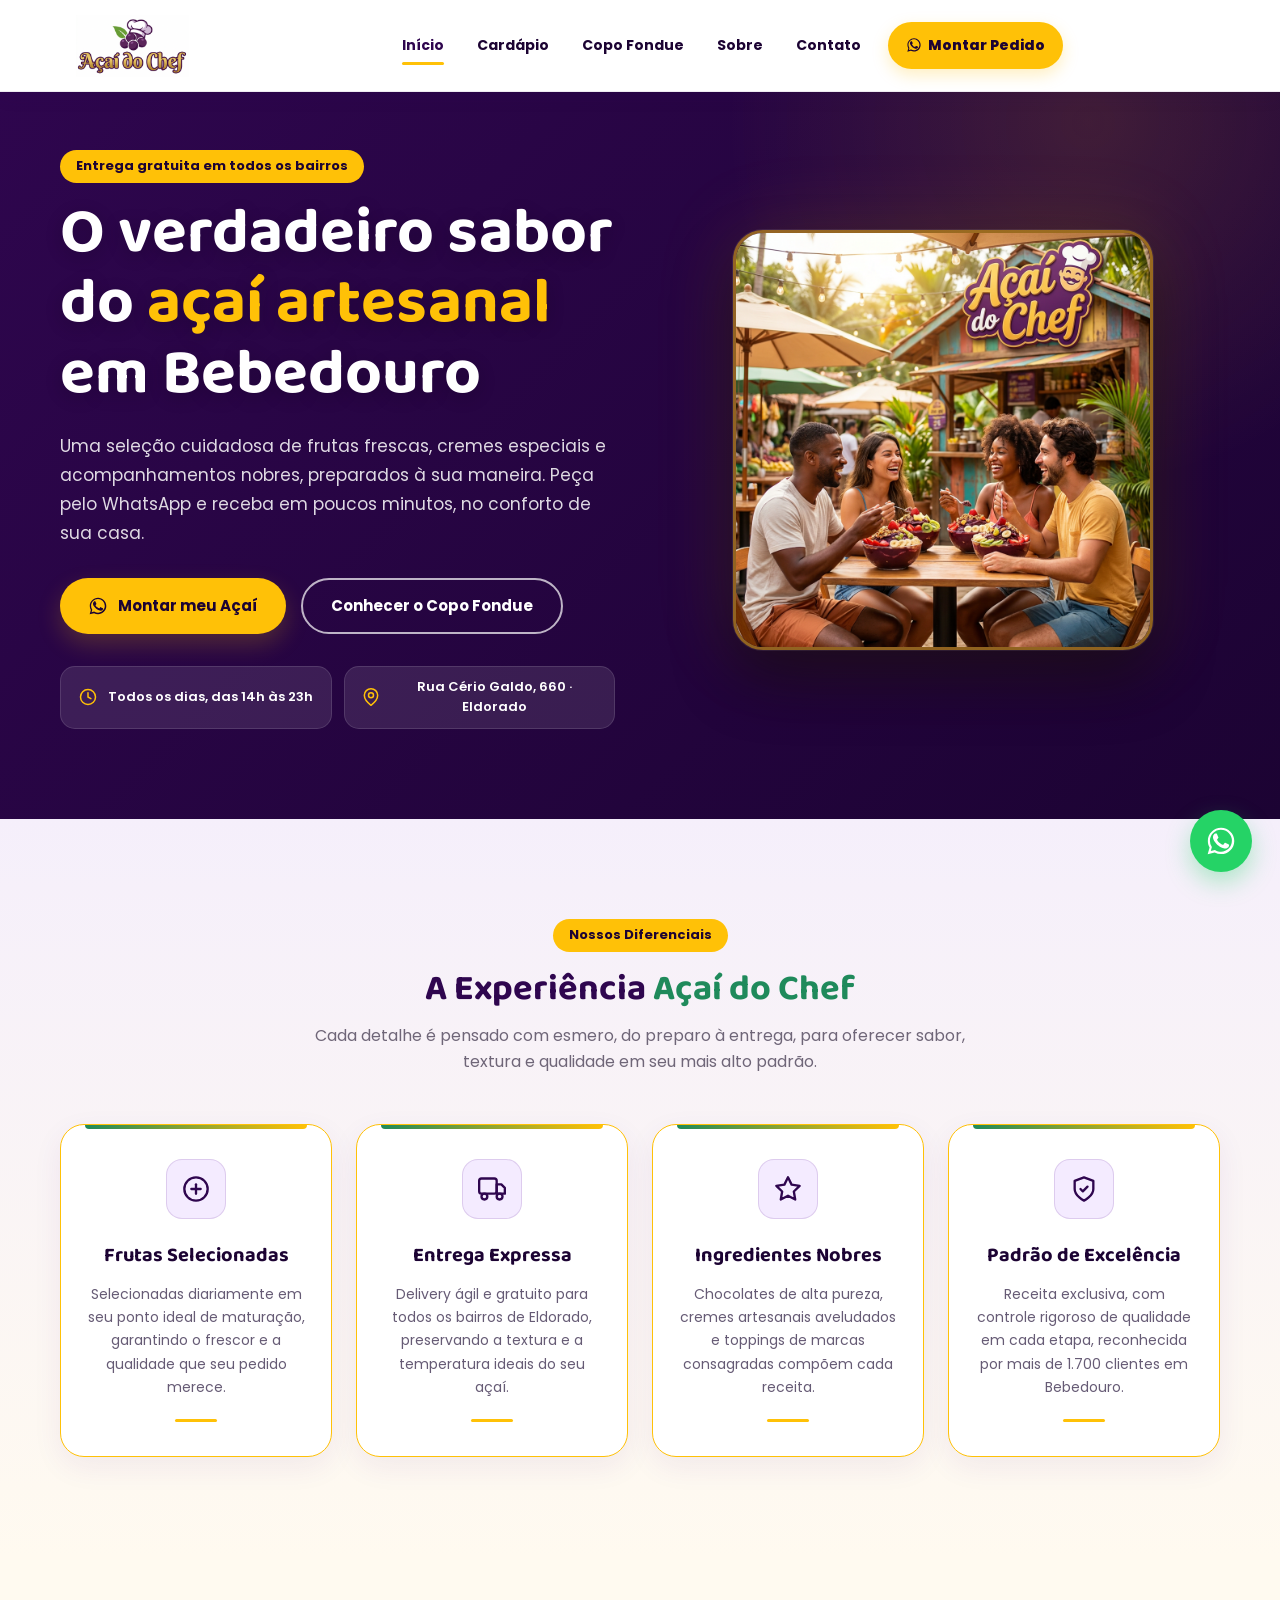
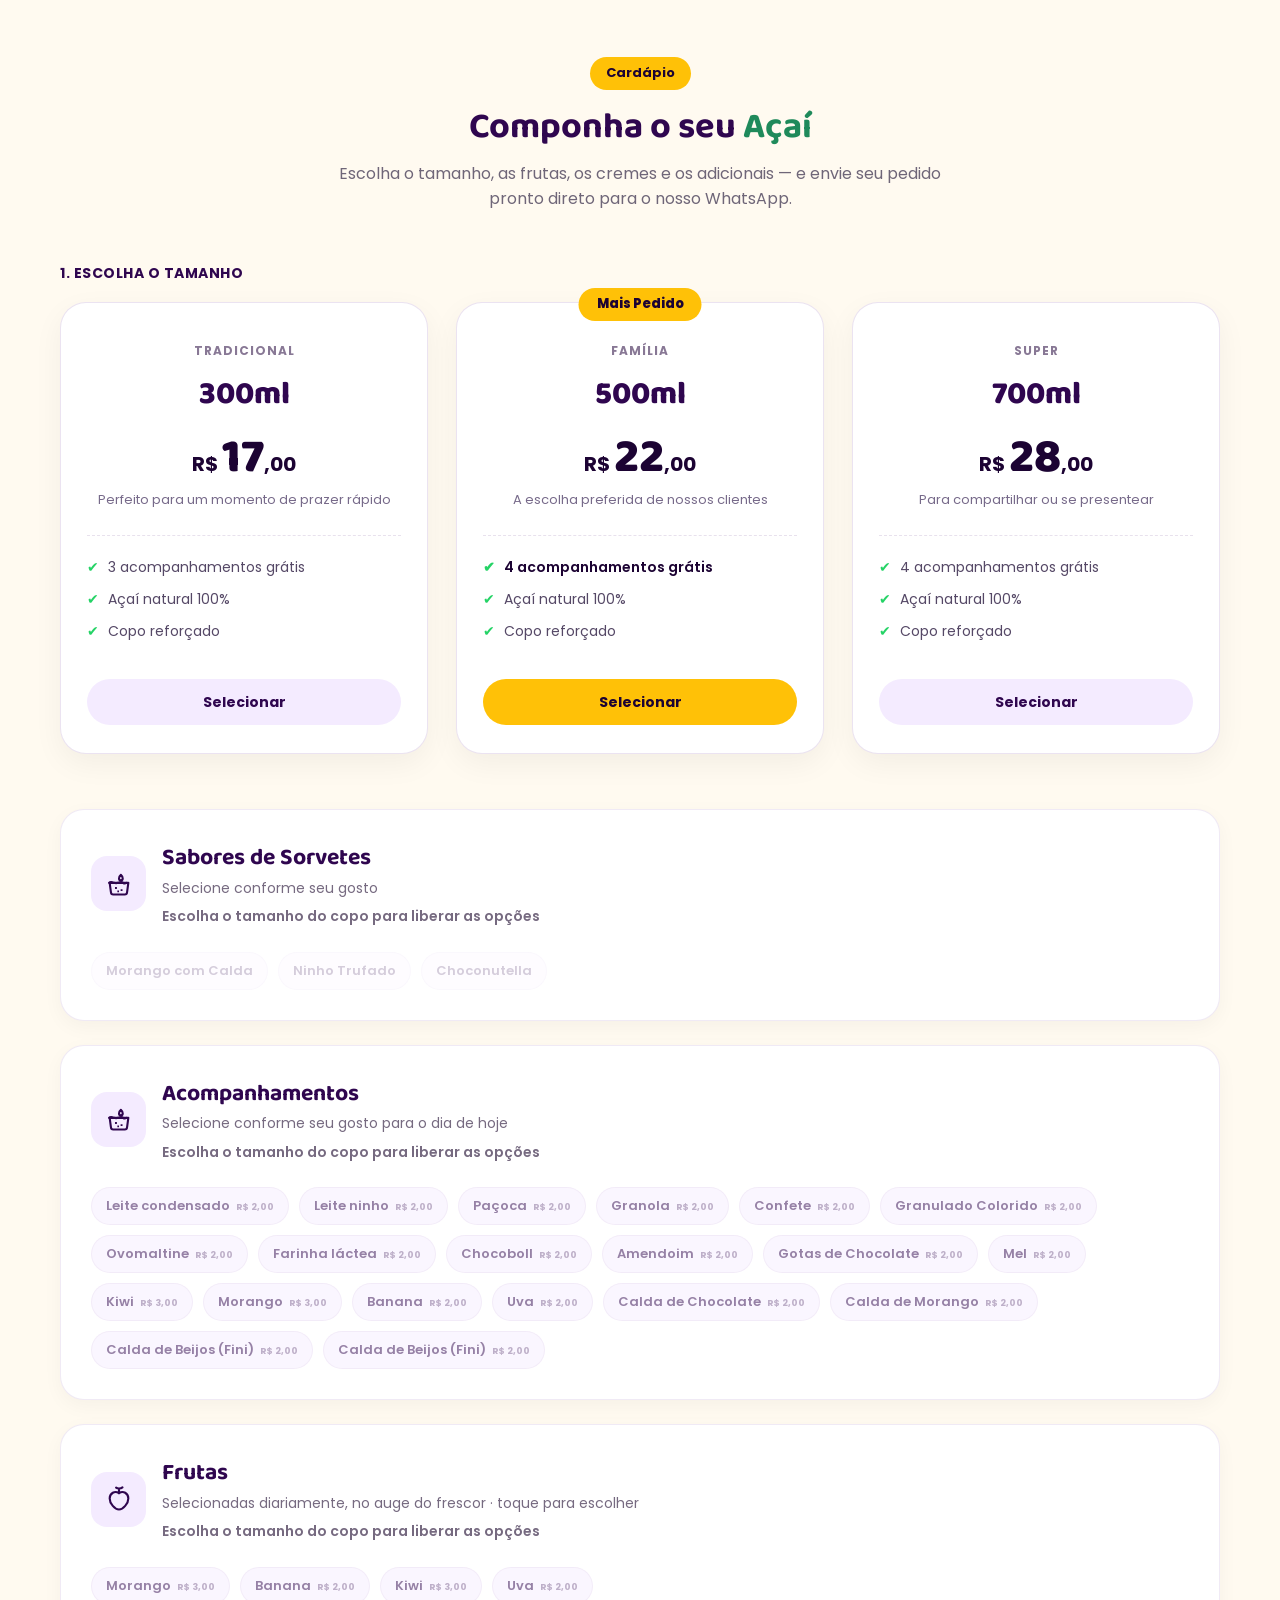
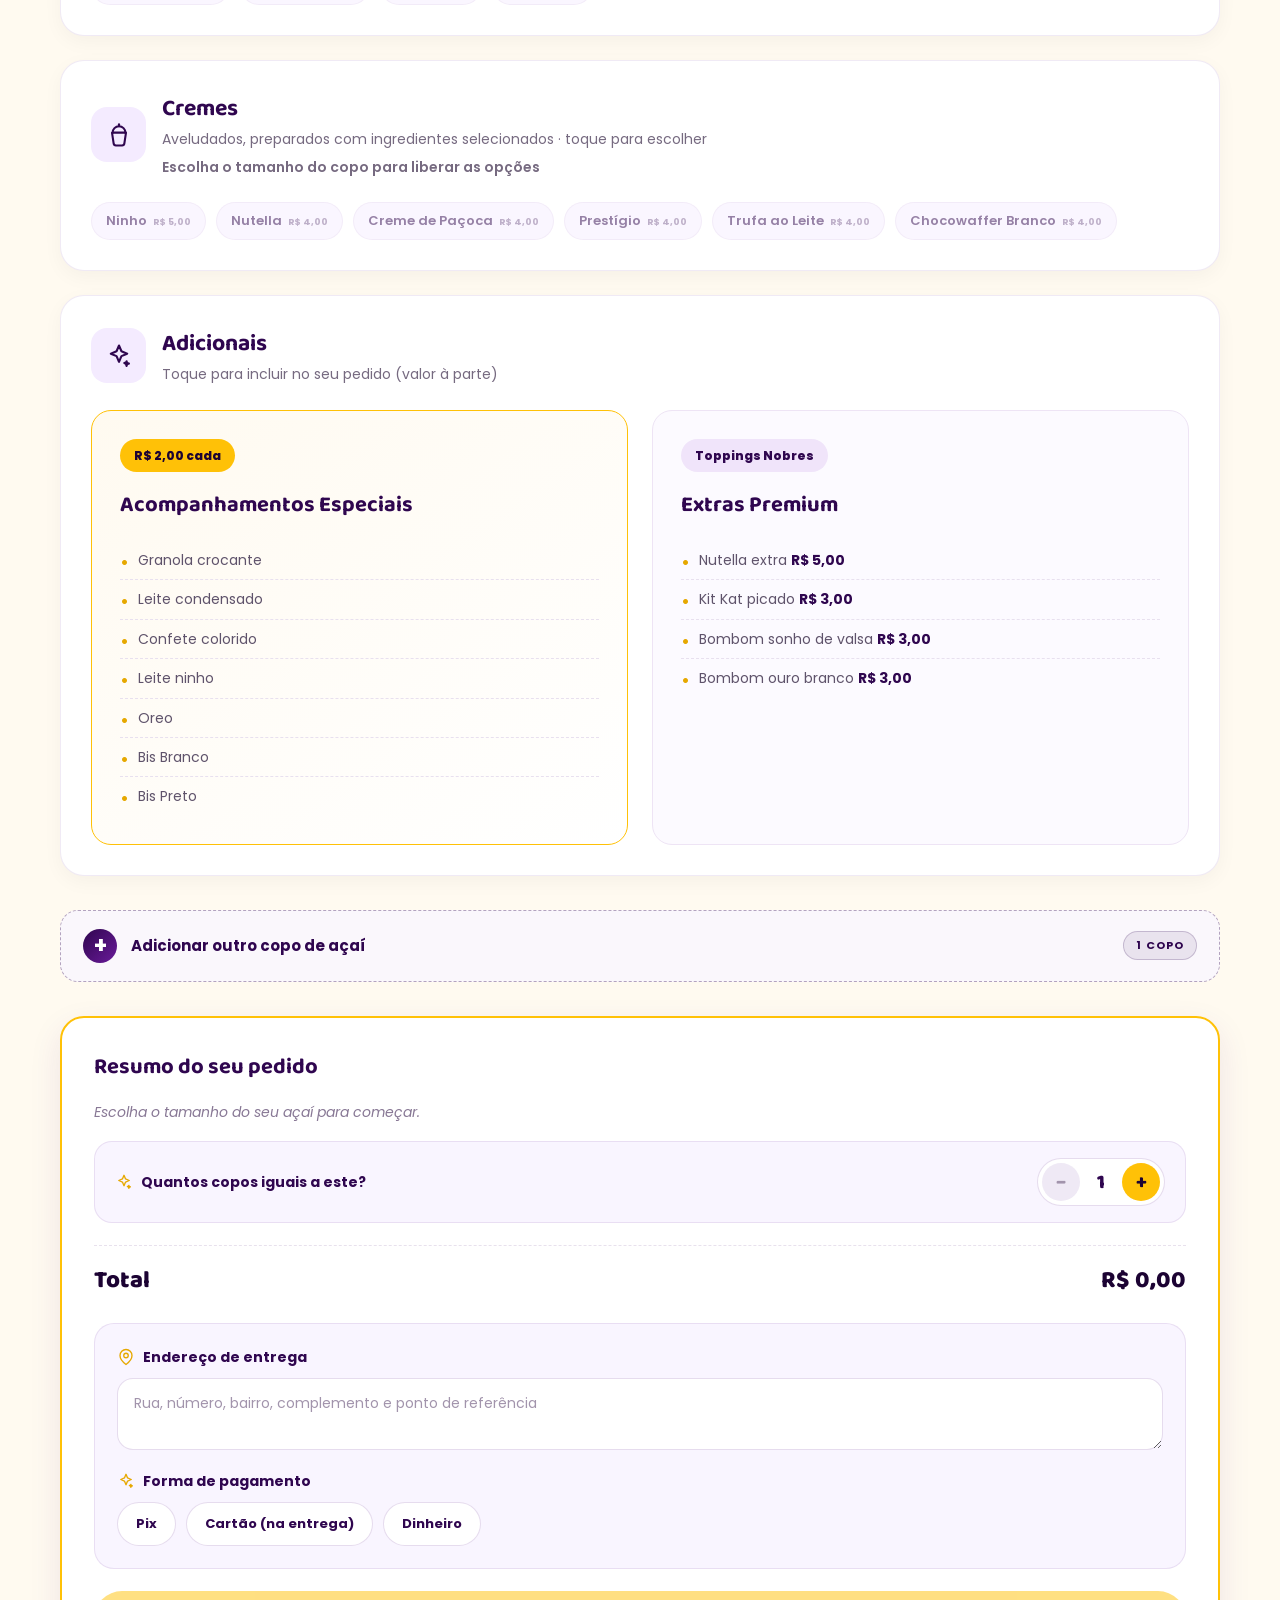
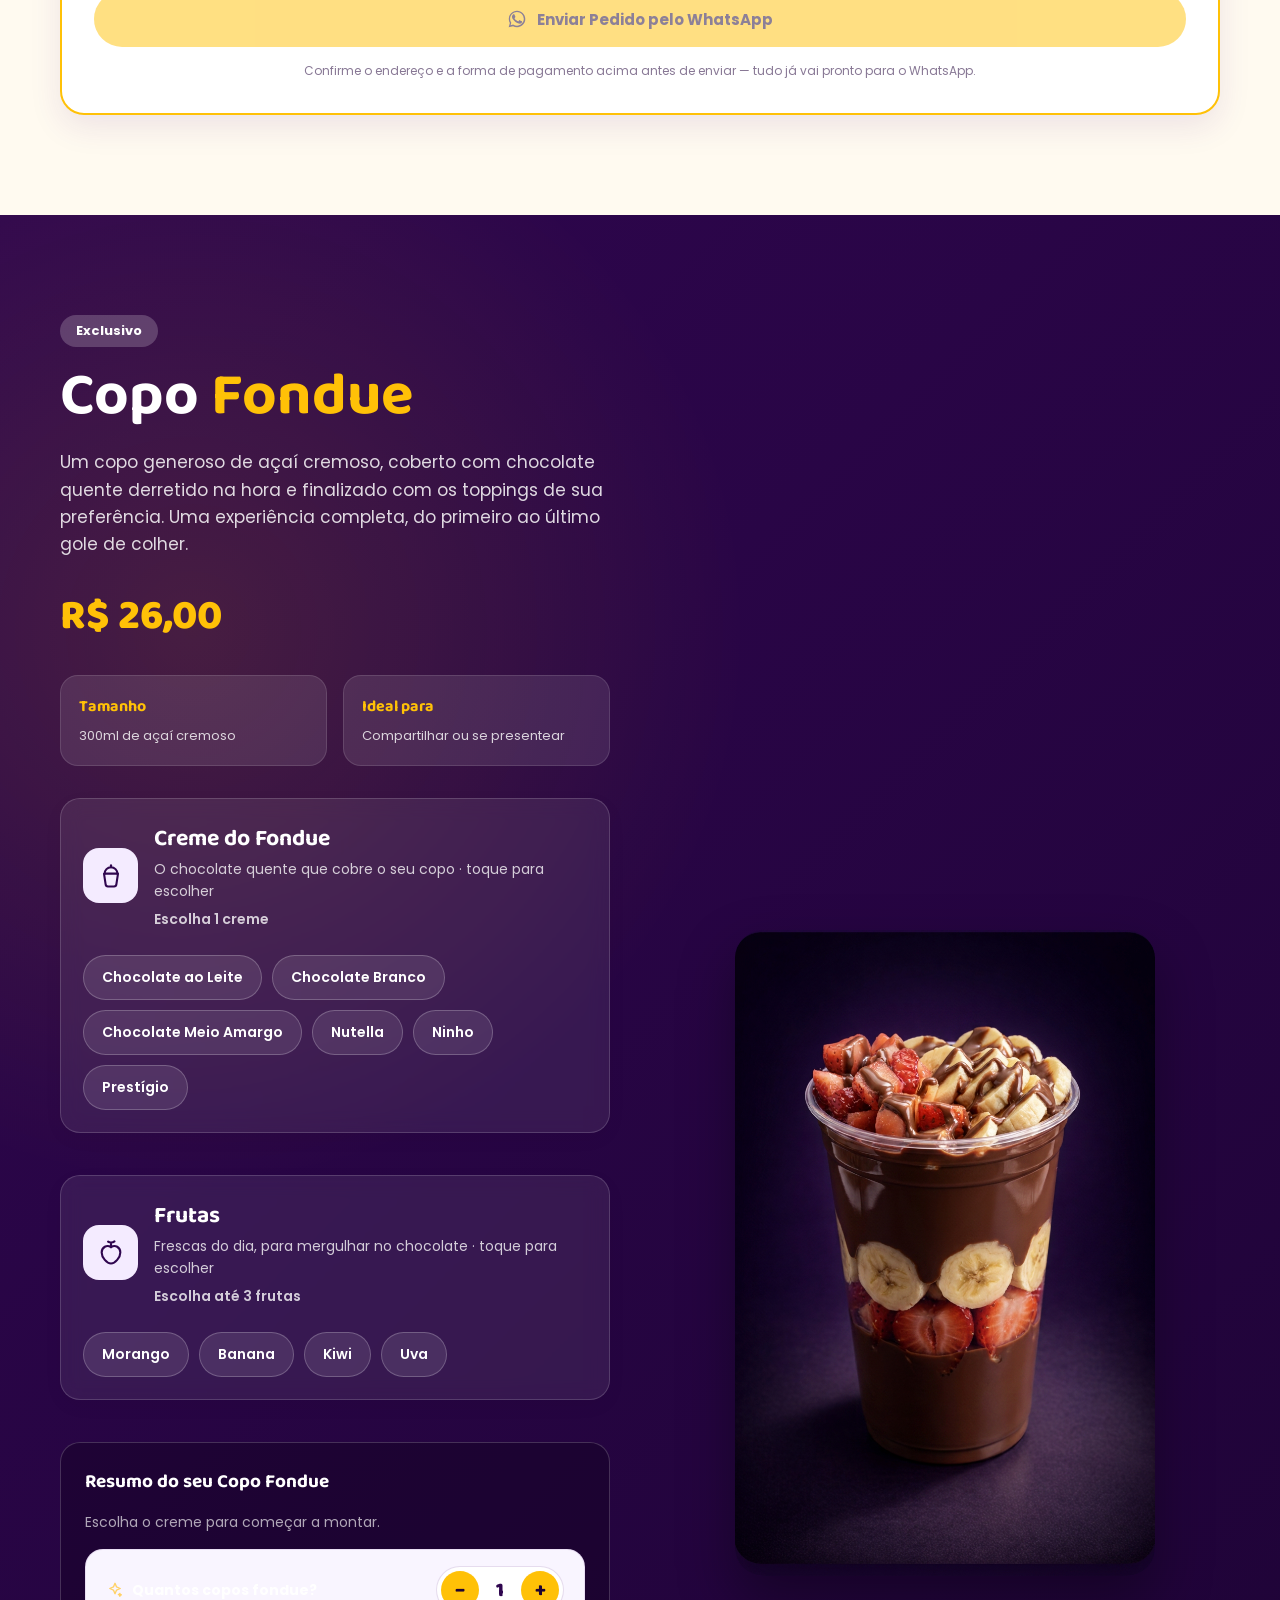
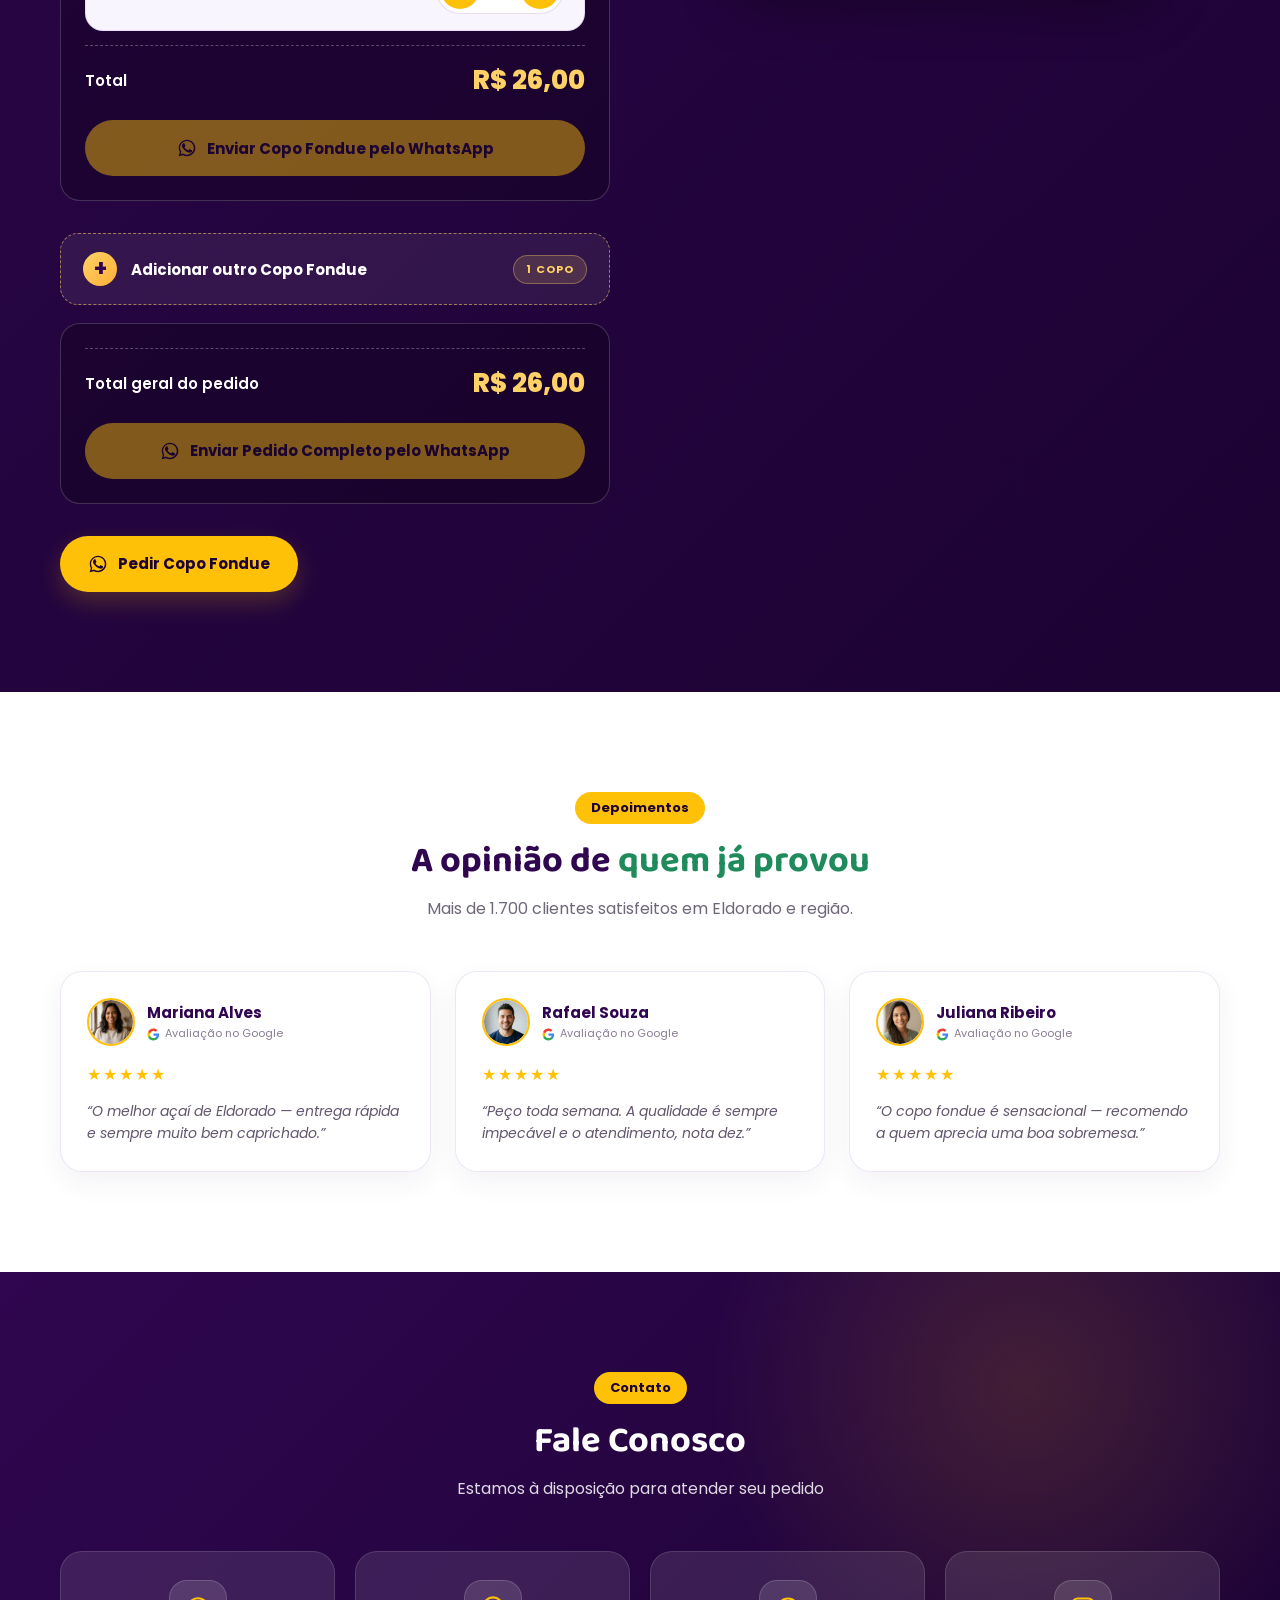
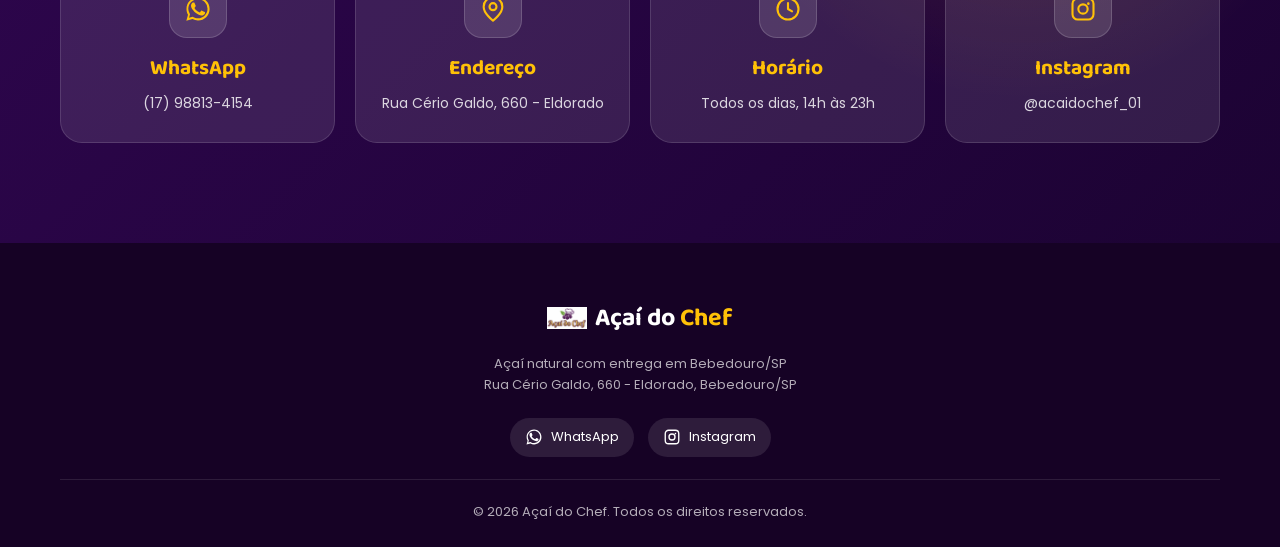
<file: index.html>
<!DOCTYPE html>
<html lang="pt-BR">
<head>
  <meta charset="UTF-8">
  <meta name="viewport" content="width=device-width, initial-scale=1.0">
  <meta name="theme-color" content="#2f064f">

  <title>Açaí do Chef | Açaí Artesanal em Bebedouro</title>

  <meta name="description" content="Açaí do Chef - Açaí artesanal com entrega gratuita em todos os bairros de Eldorado. Componha o seu açaí, sorvete e copo fondue e peça pelo WhatsApp.">

  <!-- Open Graph (og:image DEVE ser URL absoluta) -->
  <meta property="og:title" content="Açaí do Chef | Açaí Artesanal em Bebedouro">
  <meta property="og:description" content="Entrega gratuita em todos os bairros de Eldorado. Componha o seu açaí do seu jeito e peça pelo WhatsApp.">
  <meta property="og:type" content="website">
  <meta property="og:locale" content="pt_BR">
  <meta property="og:url" content="https://SEUDOMINIO.com.br/">
  <meta property="og:image" content="https://SEUDOMINIO.com.br/imagem/logo.png">

  <link rel="icon" type="image/png" href="imagem/logo.png">

  <link rel="preconnect" href="https://fonts.googleapis.com">
  <link rel="preconnect" href="https://fonts.gstatic.com" crossorigin>
  <link href="https://fonts.googleapis.com/css2?family=Poppins:wght@400;500;600;700;800&family=Baloo+2:wght@600;700;800&display=swap" rel="stylesheet">

  <link rel="stylesheet" href="style.css">
</head>

<body>

<!-- ============================================================
     SPRITE DE ÍCONES SVG
     ============================================================ -->
<svg xmlns="http://www.w3.org/2000/svg" style="display:none" aria-hidden="true" focusable="false">

  <symbol id="ic-whatsapp" viewBox="0 0 24 24">
    <path fill="currentColor" d="M17.47 14.38c-.3-.15-1.76-.87-2.03-.97-.27-.1-.47-.15-.67.15-.2.3-.77.97-.94 1.17-.17.2-.35.22-.65.07-.3-.15-1.26-.46-2.4-1.48-.89-.79-1.49-1.76-1.66-2.06-.17-.3-.02-.46.13-.61.14-.14.3-.35.45-.53.15-.18.2-.3.3-.5.1-.2.05-.38-.02-.53-.08-.15-.67-1.61-.92-2.2-.24-.58-.49-.5-.67-.51h-.57c-.2 0-.52.07-.79.38-.27.3-1.04 1.02-1.04 2.48s1.06 2.88 1.21 3.08c.15.2 2.1 3.2 5.08 4.49.71.3 1.26.49 1.69.63.71.22 1.36.19 1.87.12.57-.09 1.76-.72 2-1.41.25-.7.25-1.29.18-1.42-.07-.13-.27-.2-.57-.35Z"/>
    <path fill="currentColor" d="M12.04 2C6.58 2 2.13 6.45 2.13 11.91c0 1.75.46 3.45 1.32 4.96L2 22l5.25-1.38a9.86 9.86 0 0 0 4.79 1.22h.01c5.46 0 9.91-4.45 9.91-9.91C21.96 6.45 17.5 2 12.04 2Zm0 18.02h-.01c-1.5 0-2.98-.4-4.27-1.17l-.31-.18-3.12.82.83-3.04-.2-.31a8.2 8.2 0 0 1-1.26-4.37c0-4.54 3.7-8.23 8.24-8.23 2.2 0 4.27.86 5.82 2.41a8.18 8.18 0 0 1 2.41 5.83c0 4.54-3.69 8.24-8.13 8.24Z"/>
  </symbol>

  <symbol id="ic-instagram" viewBox="0 0 24 24">
    <path fill="none" stroke="currentColor" stroke-width="1.8" stroke-linecap="round" stroke-linejoin="round" d="M16.5 3h-9A4.5 4.5 0 0 0 3 7.5v9A4.5 4.5 0 0 0 7.5 21h9a4.5 4.5 0 0 0 4.5-4.5v-9A4.5 4.5 0 0 0 16.5 3Z"/>
    <circle cx="12" cy="12" r="4" fill="none" stroke="currentColor" stroke-width="1.8"/>
    <circle cx="16.6" cy="7.4" r="1.1" fill="currentColor"/>
  </symbol>

  <symbol id="ic-pin" viewBox="0 0 24 24">
    <path fill="none" stroke="currentColor" stroke-width="1.8" stroke-linecap="round" stroke-linejoin="round" d="M20 10c0 6-8 12-8 12s-8-6-8-12a8 8 0 0 1 16 0Z"/>
    <circle cx="12" cy="10" r="3" fill="none" stroke="currentColor" stroke-width="1.8"/>
  </symbol>

  <symbol id="ic-clock" viewBox="0 0 24 24">
    <circle cx="12" cy="12" r="9" fill="none" stroke="currentColor" stroke-width="1.8"/>
    <path fill="none" stroke="currentColor" stroke-width="1.8" stroke-linecap="round" stroke-linejoin="round" d="M12 7v5l3.5 2"/>
  </symbol>

  <symbol id="ic-google" viewBox="0 0 24 24">
    <path fill="#4285F4" d="M22.5 12.23c0-.79-.07-1.54-.2-2.27H12v4.3h5.88a5.03 5.03 0 0 1-2.18 3.3v2.75h3.52c2.06-1.9 3.28-4.7 3.28-8.08Z"/>
    <path fill="#34A853" d="M12 23c2.95 0 5.43-.98 7.24-2.65l-3.53-2.74c-.98.66-2.23 1.05-3.71 1.05-2.85 0-5.27-1.92-6.13-4.51H2.22v2.83A11 11 0 0 0 12 23Z"/>
    <path fill="#FBBC05" d="M5.87 14.15a6.6 6.6 0 0 1 0-4.22V7.1H2.22a11 11 0 0 0 0 9.88l3.65-2.83Z"/>
    <path fill="#EA4335" d="M12 5.44c1.6 0 3.05.55 4.19 1.64l3.13-3.13C17.43 2.2 14.95 1.14 12 1.14A11 11 0 0 0 2.22 7.1l3.65 2.83C6.73 7.34 9.15 5.44 12 5.44Z"/>
  </symbol>

  <symbol id="ic-fruta" viewBox="0 0 24 24">
    <path fill="none" stroke="currentColor" stroke-width="1.8" stroke-linecap="round" stroke-linejoin="round" d="M12 7c-3.5-2.5-8 0-8 4.5C4 16 8.5 21 12 21s8-5 8-9.5C20 7 15.5 4.5 12 7Z"/>
    <path fill="none" stroke="currentColor" stroke-width="1.8" stroke-linecap="round" stroke-linejoin="round" d="M12 7V3M12 3c1.8 0 3-1 3-1M12 3c-1.5 0-2.5-.8-2.5-.8"/>
  </symbol>

  <symbol id="ic-topping" viewBox="0 0 24 24">
    <path fill="none" stroke="currentColor" stroke-width="1.8" stroke-linecap="round" stroke-linejoin="round" d="M4 11h16l-1.1 8.1a2 2 0 0 1-2 1.9H7.1a2 2 0 0 1-2-1.9L4 11Z"/>
    <path fill="none" stroke="currentColor" stroke-width="1.8" stroke-linecap="round" stroke-linejoin="round" d="M3.5 11c1.6-1.2 3-.4 4.2 0 1.2.4 2.4.4 3.6 0 1.2-.4 2.6-1.2 4.2 0 .9.7 1.9.7 3 0"/>
    <path fill="none" stroke="currentColor" stroke-width="1.8" stroke-linecap="round" stroke-linejoin="round" d="M12 7.2c0-1.6 1.6-3 1.6-3s1.6 1.4 1.6 3a1.6 1.6 0 0 1-3.2 0Z"/>
    <path fill="currentColor" d="M8.6 14.6h1.6v1.6H8.6zM13.4 16.4H15V18h-1.6zM10.6 17.6h1.4V19h-1.4z"/>
  </symbol>

  <symbol id="ic-creme" viewBox="0 0 24 24">
    <path fill="none" stroke="currentColor" stroke-width="1.8" stroke-linecap="round" stroke-linejoin="round" d="M6 10h12l-1.4 9.2a2 2 0 0 1-2 1.8H9.4a2 2 0 0 1-2-1.8L6 10Z"/>
    <path fill="none" stroke="currentColor" stroke-width="1.8" stroke-linecap="round" stroke-linejoin="round" d="M6.5 10a5.5 5.5 0 0 1 11 0"/>
    <path fill="none" stroke="currentColor" stroke-width="1.8" stroke-linecap="round" d="M12 4.5V2.8"/>
  </symbol>

  <symbol id="ic-extra" viewBox="0 0 24 24">
    <path fill="none" stroke="currentColor" stroke-width="1.8" stroke-linecap="round" stroke-linejoin="round" d="m12 3 2.1 4.9L19 10l-4.9 2.1L12 17l-2.1-4.9L5 10l4.9-2.1L12 3Z"/>
    <path fill="none" stroke="currentColor" stroke-width="1.8" stroke-linecap="round" stroke-linejoin="round" d="M18.5 16.5 19 18l1.5.5-1.5.5-.5 1.5-.5-1.5L16.5 18l1.5-.5.5-1Z"/>
  </symbol>

</svg>

<!-- ============================ HEADER ============================ -->
<header class="header">
  <div class="header-inner">

    <a href="#inicio" class="logo">
      <span class="logo-badge">
        <img src="imagem/logo.png" alt="Açaí do Chef" class="logo-icon" width="48" height="48">
      </span>
    </a>

    <nav class="nav" id="menu-principal">
      <a href="#inicio" class="active">Início</a>
      <a href="#cardapio">Cardápio</a>
      <a href="#fundue">Copo Fondue</a>
      <a href="#sobre">Sobre</a>
      <a href="#contato">Contato</a>

      <a href="#cardapio" class="nav-badge">
        <svg class="btn-ic btn-ic-sm" aria-hidden="true" focusable="false"><use href="#ic-whatsapp"></use></svg>
        Montar Pedido
      </a>
    </nav>


    <button class="menu-toggle" type="button" aria-label="Abrir menu" aria-expanded="false" aria-controls="menu-principal">
      <span></span>
      <span></span>
      <span></span>
    </button>

  </div>
</header>

<!-- ============================ HERO ============================ -->
<section class="hero" id="inicio">
  <div class="container hero-inner">

    <div class="hero-text">
      <span class="badge">Entrega gratuita em todos os bairros</span>

      <h1>O verdadeiro sabor do <span>açaí artesanal</span> em Bebedouro</h1>

      <p>
        Uma seleção cuidadosa de frutas frescas, cremes especiais e
        acompanhamentos nobres, preparados à sua maneira. Peça pelo
        WhatsApp e receba em poucos minutos, no conforto de sua casa.
      </p>

      <div class="hero-buttons">

        <a href="#cardapio" class="btn btn-primary">
          <svg class="btn-ic" aria-hidden="true" focusable="false"><use href="#ic-whatsapp"></use></svg>
          Montar meu Açaí
        </a>

        <a href="#fundue" class="btn btn-secondary">Conhecer o Copo Fondue</a>

      </div>


      <div class="hero-info">
        <div class="info-item">
          <svg class="info-ic" aria-hidden="true" focusable="false"><use href="#ic-clock"></use></svg>
          <span>Todos os dias, das 14h às 23h</span>
        </div>

        <div class="info-item">
          <svg class="info-ic" aria-hidden="true" focusable="false"><use href="#ic-pin"></use></svg>
          <span>Rua Cério Galdo, 660 · Eldorado</span>
        </div>
      </div>
    </div>

    <div class="hero-image">
      <div class="hero-circle"></div>
      <!-- RENOMEIE o arquivo para foto-chef1.png (sem espaços!) -->
      <img src="/imagem/banner1-acai.png" alt="Copo de açaí montado do Açaí do Chef" fetchpriority="high">
    </div>

  </div>
</section>

<!-- ==================== SOBRE / DIFERENCIAIS ==================== -->
<section class="sobre" id="sobre">
  <div class="container">

    <div class="section-title">
      <span class="badge">Nossos Diferenciais</span>
      <h2>A Experiência <span>Açaí do Chef</span></h2>
      <p>
        Cada detalhe é pensado com esmero, do preparo à entrega, para
        oferecer sabor, textura e qualidade em seu mais alto padrão.
      </p>
    </div>

    <div class="sobre-inner">

      <div class="sobre-card destaque-card">
        <div class="card-icon">
          <svg width="28" height="28" viewBox="0 0 24 24" fill="none" stroke="currentColor" stroke-width="2" stroke-linecap="round" stroke-linejoin="round" aria-hidden="true">
            <circle cx="12" cy="12" r="10"/>
            <path d="M12 8v8"/>
            <path d="M8 12h8"/>
          </svg>
        </div>
        <h3>Frutas Selecionadas</h3>
        <p>
          Selecionadas diariamente em seu ponto ideal de maturação,
          garantindo o frescor e a qualidade que seu pedido merece.
        </p>
        <span class="card-line"></span>
      </div>

      <div class="sobre-card destaque-card">
        <div class="card-icon">
          <svg width="28" height="28" viewBox="0 0 24 24" fill="none" stroke="currentColor" stroke-width="2" stroke-linecap="round" stroke-linejoin="round" aria-hidden="true">
            <rect x="1" y="3" width="15" height="13" rx="2"/>
            <polygon points="16 8 20 8 23 11 23 16 16 16 16 8"/>
            <circle cx="5.5" cy="18.5" r="2.5"/>
            <circle cx="18.5" cy="18.5" r="2.5"/>
          </svg>
        </div>
        <h3>Entrega Expressa</h3>
        <p>
          Delivery ágil e gratuito para todos os bairros de Eldorado,
          preservando a textura e a temperatura ideais do seu açaí.
        </p>
        <span class="card-line"></span>
      </div>

      <div class="sobre-card destaque-card">
        <div class="card-icon">
          <svg width="28" height="28" viewBox="0 0 24 24" fill="none" stroke="currentColor" stroke-width="2" stroke-linecap="round" stroke-linejoin="round" aria-hidden="true">
            <polygon points="12 2 15.09 8.26 22 9.27 17 14.14 18.18 21.02 12 17.77 5.82 21.02 7 14.14 2 9.27 8.91 8.26 12 2"/>
          </svg>
        </div>
        <h3>Ingredientes Nobres</h3>
        <p>
          Chocolates de alta pureza, cremes artesanais aveludados e
          toppings de marcas consagradas compõem cada receita.
        </p>
        <span class="card-line"></span>
      </div>

      <div class="sobre-card destaque-card">
        <div class="card-icon">
          <svg width="28" height="28" viewBox="0 0 24 24" fill="none" stroke="currentColor" stroke-width="2" stroke-linecap="round" stroke-linejoin="round" aria-hidden="true">
            <path d="M12 22s8-4 8-10V5l-8-3-8 3v7c0 6 8 10 8 10z"/>
            <path d="M9 12l2 2 4-4"/>
          </svg>
        </div>
        <h3>Padrão de Excelência</h3>
        <p>
          Receita exclusiva, com controle rigoroso de qualidade em
          cada etapa, reconhecida por mais de 1.700 clientes em Bebedouro.
        </p>
        <span class="card-line"></span>
      </div>

    </div>

  </div>
</section>

<!-- ================= CARDÁPIO / MONTE SEU AÇAÍ ================= -->
<section class="cardapio" id="cardapio">
  <div class="container">

    <div class="section-title">
      <span class="badge">Cardápio</span>
      <h2>Componha o seu <span>Açaí</span></h2>
      <p>
        Escolha o tamanho, as frutas, os cremes e os adicionais — e envie
        seu pedido pronto direto para o nosso WhatsApp.
      </p>
    </div>

    <form id="monte-acai" novalidate>

      <p class="passo-label">1. Escolha o tamanho</p>

      <div class="tamanhos-grid" id="grupo-tamanho">

        <div class="tamanho-card" data-tamanho="300ml" data-preco="17.00" data-gratis="3" role="button" tabindex="0" aria-pressed="false">
          <span class="card-header-badge">Tradicional</span>
          <span class="ml-badge">300ml</span>
          <div class="preco-wrapper">
            <span class="cifrao">R$</span>
            <span class="preco-valor">17</span>
            <span class="preco-centavos">,00</span>
          </div>
          <p class="card-sub">Perfeito para um momento de prazer rápido</p>
          <div class="card-features">
            <div class="feature-item"><span>✔</span> 3 acompanhamentos grátis</div>
            <div class="feature-item"><span>✔</span> Açaí natural 100%</div>
            <div class="feature-item"><span>✔</span> Copo reforçado</div>
          </div>
          <span class="btn-card seletor-tamanho">Selecionar</span>
        </div>

        <div class="tamanho-card" data-tamanho="500ml" data-preco="22.00" data-gratis="4" role="button" tabindex="0" aria-pressed="false">
          <span class="tag-top">Mais Pedido</span>
          <span class="card-header-badge">Família</span>
          <span class="ml-badge">500ml</span>
          <div class="preco-wrapper">
            <span class="cifrao">R$</span>
            <span class="preco-valor">22</span>
            <span class="preco-centavos">,00</span>
          </div>
          <p class="card-sub">A escolha preferida de nossos clientes</p>
          <div class="card-features">
            <div class="feature-item highlight"><span>✔</span> 4 acompanhamentos grátis</div>
            <div class="feature-item"><span>✔</span> Açaí natural 100%</div>
            <div class="feature-item"><span>✔</span> Copo reforçado</div>
          </div>
          <span class="btn-card btn-card-gold seletor-tamanho">Selecionar</span>
        </div>

        <div class="tamanho-card" data-tamanho="700ml" data-preco="28.00" data-gratis="4" role="button" tabindex="0" aria-pressed="false">
          <span class="card-header-badge">Super</span>
          <span class="ml-badge">700ml</span>
          <div class="preco-wrapper">
            <span class="cifrao">R$</span>
            <span class="preco-valor">28</span>
            <span class="preco-centavos">,00</span>
          </div>
          <p class="card-sub">Para compartilhar ou se presentear</p>
          <div class="card-features">
            <div class="feature-item"><span>✔</span> 4 acompanhamentos grátis</div>
            <div class="feature-item"><span>✔</span> Açaí natural 100%</div>
            <div class="feature-item"><span>✔</span> Copo reforçado</div>
          </div>
          <span class="btn-card seletor-tamanho">Selecionar</span>
        </div>

      </div>

      <!-- SABORES DE SORVETES -->
      <div class="cardapio-bloco">
        <div class="bloco-header">
          <span class="bloco-icon">
            <svg width="28" height="28" aria-hidden="true" focusable="false"><use href="#ic-topping"></use></svg>
          </span>
          <div>
            <h3>Sabores de Sorvetes</h3>
            <p>Selecione conforme seu gosto</p>
            <p class="bloco-contador" data-contador="sorvetes" role="status" aria-live="polite">
              Escolha até 2 sabores
            </p>
          </div>
        </div>

        <div class="tags-list" data-grupo="sorvetes" data-max="2">
          <button type="button" class="tag-item" data-nome="Morango com Calda" aria-pressed="false">Morango com Calda</button>
          <button type="button" class="tag-item" data-nome="Ninho Trufado" aria-pressed="false">Ninho Trufado</button>
          <button type="button" class="tag-item" data-nome="Choconutella" aria-pressed="false">Choconutella</button>
        </div>
      </div>

      <!-- ACOMPANHAMENTOS -->
      <div class="cardapio-bloco">
        <div class="bloco-header">
          <span class="bloco-icon">
            <svg width="28" height="28" aria-hidden="true" focusable="false"><use href="#ic-topping"></use></svg>
          </span>
          <div>
            <h3>Acompanhamentos</h3>
            <p>Selecione conforme seu gosto para o dia de hoje</p>
            <p class="bloco-contador" data-contador="acompanhamentos" role="status" aria-live="polite">
              Escolha o tamanho do copo para liberar as opções
            </p>
          </div>
        </div>

          <div class="tags-list" data-grupo="acompanhamentos">
    <button type="button" class="tag-item" data-nome="Leite condensado" aria-pressed="false">Leite condensado</button>
    <button type="button" class="tag-item" data-nome="Leite ninho" aria-pressed="false">Leite ninho</button>
    <button type="button" class="tag-item" data-nome="Paçoca" aria-pressed="false">Paçoca</button>
    <button type="button" class="tag-item" data-nome="Granola" aria-pressed="false">Granola</button>
    <button type="button" class="tag-item" data-nome="Confete" aria-pressed="false">Confete</button>
    <button type="button" class="tag-item" data-nome="Granulado Colorido" aria-pressed="false">Granulado Colorido</button>
    <button type="button" class="tag-item" data-nome="Ovomaltine" aria-pressed="false">Ovomaltine</button>
    <button type="button" class="tag-item" data-nome="Farinha láctea" aria-pressed="false">Farinha láctea</button>
    <button type="button" class="tag-item" data-nome="Chocoboll" aria-pressed="false">Chocoboll</button>
    <button type="button" class="tag-item" data-nome="Amendoim" aria-pressed="false">Amendoim</button>
    <button type="button" class="tag-item" data-nome="Gotas de Chocolate" aria-pressed="false">Gotas de Chocolate</button>
    <button type="button" class="tag-item" data-nome="Mel" aria-pressed="false">Mel</button>
    <button type="button" class="tag-item" data-nome="Kiwi" aria-pressed="false">Kiwi</button>
    <button type="button" class="tag-item" data-nome="Morango" aria-pressed="false">Morango</button>
    <button type="button" class="tag-item" data-nome="Banana" aria-pressed="false">Banana</button>
    <button type="button" class="tag-item" data-nome="Uva" aria-pressed="false">Uva</button>
    <button type="button" class="tag-item" data-nome="Calda de Chocolate" aria-pressed="false">Calda de Chocolate</button>
    <button type="button" class="tag-item" data-nome="Calda de Morango" aria-pressed="false">Calda de Morango</button>
    <button type="button" class="tag-item" data-nome="Calda de Beijos (Fini)" aria-pressed="false">Calda de Beijos (Fini)</button>
    <button type="button" class="tag-item" data-nome="Calda de Beijos (Fini)" aria-pressed="false">Calda de Beijos (Fini)</button>
  </div>
</div>
<!-- /ACOMPANHAMENTOS -->

      <!-- FRUTAS -->
      <div class="cardapio-bloco">
        <div class="bloco-header">
          <span class="bloco-icon">
            <svg width="28" height="28" aria-hidden="true" focusable="false"><use href="#ic-fruta"></use></svg>
          </span>
          <div>
            <h3>Frutas</h3>
            <p>Selecionadas diariamente, no auge do frescor · toque para escolher</p>
            <p class="bloco-contador" data-contador="frutas" role="status" aria-live="polite">
              Escolha o tamanho do copo para liberar as opções
            </p>
          </div>
        </div>

        <div class="tags-list" data-grupo="frutas">
          <button type="button" class="tag-item" data-nome="Morango" aria-pressed="false">Morango</button>
          <button type="button" class="tag-item" data-nome="Banana" aria-pressed="false">Banana</button>
          <button type="button" class="tag-item" data-nome="Kiwi" aria-pressed="false">Kiwi</button>
          <button type="button" class="tag-item" data-nome="Uva" aria-pressed="false">Uva</button>
        </div>
      </div>

      <!-- CREMES -->
      <div class="cardapio-bloco">
        <div class="bloco-header">
          <span class="bloco-icon">
            <svg width="28" height="28" aria-hidden="true" focusable="false"><use href="#ic-creme"></use></svg>
          </span>
          <div>
            <h3>Cremes</h3>
            <p>Aveludados, preparados com ingredientes selecionados · toque para escolher</p>
            <p class="bloco-contador" data-contador="cremes" role="status" aria-live="polite">
              Escolha o tamanho do copo para liberar as opções
            </p>
          </div>
        </div>

        <div class="tags-list" data-grupo="cremes">
          <button type="button" class="tag-item" data-nome="Ninho" aria-pressed="false">Ninho</button>
          <button type="button" class="tag-item" data-nome="Nutella" aria-pressed="false">Nutella</button>
          <button type="button" class="tag-item" data-nome="Creme de Paçoca" aria-pressed="false">Creme de Paçoca</button>
          <button type="button" class="tag-item" data-nome="Prestígio" aria-pressed="false">Prestígio</button>
          <button type="button" class="tag-item" data-nome="Trufa ao Leite" aria-pressed="false">Trufa ao Leite</button>
          <button type="button" class="tag-item" data-nome="Chocowaffer Branco" aria-pressed="false">Chocowaffer Branco</button>
        </div>
      </div>

      <!-- ADICIONAIS -->
      <div class="cardapio-bloco">
        <div class="bloco-header">
          <span class="bloco-icon">
            <svg width="28" height="28" aria-hidden="true" focusable="false"><use href="#ic-extra"></use></svg>
          </span>
          <div>
            <h3>Adicionais</h3>
            <p>Toque para incluir no seu pedido (valor à parte)</p>
          </div>
        </div>

        <div class="adicionais-grid">

          <div class="adicional-card destaque-adicional">
            <span class="preco-badge gold">R$ 2,00 cada</span>
            <h4>Acompanhamentos Especiais</h4>
            <ul class="lista-adicionais">
              <li class="adicional-item" data-nome="Granola crocante" data-preco="2.00" role="button" tabindex="0" aria-pressed="false">Granola crocante</li>
              <li class="adicional-item" data-nome="Leite condensado" data-preco="2.00" role="button" tabindex="0" aria-pressed="false">Leite condensado</li>
              <li class="adicional-item" data-nome="Confete colorido" data-preco="2.00" role="button" tabindex="0" aria-pressed="false">Confete colorido</li>
              <li class="adicional-item" data-nome="Leite ninho" data-preco="2.00" role="button" tabindex="0" aria-pressed="false">Leite ninho</li>
              <li class="adicional-item" data-nome="Oreo" data-preco="2.00" role="button" tabindex="0" aria-pressed="false">Oreo</li>
              <li class="adicional-item" data-nome="Bis Branco" data-preco="2.00" role="button" tabindex="0" aria-pressed="false">Bis Branco</li>
              <li class="adicional-item" data-nome="Bis Preto" data-preco="2.00" role="button" tabindex="0" aria-pressed="false">Bis Preto</li>
            </ul>
          </div>


          <div class="adicional-card">
            <span class="preco-badge">Toppings Nobres</span>
            <h4>Extras Premium</h4>
            <!-- CORRIGIDO: data-preco agora bate com o preço exibido -->
            <ul class="nobres-list lista-adicionais">
              <li class="adicional-item" data-nome="Nutella extra"    data-preco="5.00" role="button" tabindex="0" aria-pressed="false">Nutella extra <b>R$ 5,00</b></li>
              <li class="adicional-item" data-nome="Kit Kat picado"   data-preco="4.00" role="button" tabindex="0" aria-pressed="false">Kit Kat picado <b>R$ 3,00</b></li>
              <li class="adicional-item" data-nome="Morango"    data-preco="4.00" role="button" tabindex="0" aria-pressed="false">Bombom sonho de valsa <b>R$ 3,00</b></li>
              <li class="adicional-item" data-nome="Bonbom ouro branco" data-preco="3.00" role="button" tabindex="0" aria-pressed="false">Bombom ouro branco <b>R$ 3,00</b></li>
            </ul>
          </div>

        </div>
      </div>
      <!-- ===== INÍCIO — COPOS DE AÇAÍ EXTRAS (ilimitados) ===== -->
<div class="copoA-area">

  <div class="copoA-lista" id="copoA-lista"></div>

  <button type="button" class="copoA-add" id="copoA-add">
    <span class="copoA-add-ic" aria-hidden="true">+</span>
    <span class="copoA-add-txt">Adicionar outro copo de açaí</span>
    <span class="copoA-add-tag" id="copoA-add-tag">1 copo</span>
  </button>

  <div class="copoA-resumo-extra" id="copoA-resumo-extra" hidden>
    <span class="copoA-resumo-lab">Subtotal dos copos extras</span>
    <span class="copoA-resumo-val" id="copoA-subtotal">R$ 0,00</span>
  </div>

</div>
<!-- ===== FIM — COPOS DE AÇAÍ EXTRAS (ilimitados) ===== -->


      <!-- RESUMO DO PEDIDO -->
      <div class="resumo-pedido" id="resumo-pedido">
        <h3>Resumo do seu pedido</h3>

        <div class="resumo-linhas" id="resumo-linhas">
          <p class="resumo-vazio">Escolha o tamanho do seu açaí para começar.</p>
        </div>

        <!-- QUANTIDADE DE COPOS -->
        <div class="quantidade-bloco">
          <span class="campo-label">
            <svg class="campo-label-ic" aria-hidden="true" focusable="false"><use href="#ic-extra"></use></svg>
            Quantos copos iguais a este?
          </span>
          <div class="quantidade-stepper" id="quantidade-stepper">
            <button type="button" class="qtd-btn" id="qtd-menos" aria-label="Diminuir quantidade">−</button>
            <span class="qtd-valor" id="qtd-valor" aria-live="polite">1</span>
            <button type="button" class="qtd-btn" id="qtd-mais" aria-label="Aumentar quantidade">+</button>
          </div>
        </div>
        <!-- /QUANTIDADE DE COPOS -->

        <div class="resumo-total">
          <span>Total</span>
          <span id="resumo-valor-total">R$ 0,00</span>
        </div>

        <!-- DADOS PARA ENTREGA -->
        <div class="entrega-bloco">

          <div class="campo-entrega">
            <label for="input-endereco" class="campo-label">
              <svg class="campo-label-ic" aria-hidden="true" focusable="false"><use href="#ic-pin"></use></svg>
              Endereço de entrega
            </label>
            <textarea
              id="input-endereco"
              class="input-endereco"
              rows="2"
              placeholder="Rua, número, bairro, complemento e ponto de referência"
              aria-describedby="aviso-endereco"
            ></textarea>
          </div>

          <div class="campo-entrega">
            <span class="campo-label">
              <svg class="campo-label-ic" aria-hidden="true" focusable="false"><use href="#ic-extra"></use></svg>
              Forma de pagamento
            </span>
            <div class="formas-pagamento" id="grupo-pagamento" role="group" aria-label="Forma de pagamento">
              <button type="button" class="forma-item" data-forma="Pix" aria-pressed="false">Pix</button>
              <button type="button" class="forma-item" data-forma="Cartão (na entrega)" aria-pressed="false">Cartão (na entrega)</button>
              <button type="button" class="forma-item" data-forma="Dinheiro" aria-pressed="false">Dinheiro</button>
            </div>
          </div>

        </div>
        <!-- /DADOS PARA ENTREGA -->

        <button type="button" id="btn-enviar-pedido" class="btn btn-primary btn-enviar-pedido" disabled>
          <svg class="btn-ic" aria-hidden="true" focusable="false"><use href="#ic-whatsapp"></use></svg>
          Enviar Pedido pelo WhatsApp
        </button>

        <p class="resumo-obs">
          Confirme o endereço e a forma de pagamento acima antes de enviar — tudo já vai pronto para o WhatsApp.
        </p>
      </div>

    </form>

  </div>
</section>

<!-- ============================ FONDUE ============================ -->
<section class="fundue" id="fundue">
  <div class="container fundue-inner">

    <div class="fundue-text">
      <span class="badge badge-light">Exclusivo</span>

      <h2>Copo <span class="txt-amarelo">Fondue</span></h2>

      <p>
        Um copo generoso de açaí cremoso, coberto com chocolate quente
        derretido na hora e finalizado com os toppings de sua preferência.
        Uma experiência completa, do primeiro ao último gole de colher.
      </p>

      <div class="fundue-preco">R$ 26,00</div>

      <div class="fundue-detalhes">
        <div class="detalhe-item">
          <h4>Tamanho</h4>
          <p>300ml de açaí cremoso</p>
        </div>
        <div class="detalhe-item">
          <h4>Ideal para</h4>
          <p>Compartilhar ou se presentear</p>
        </div>
      </div>

      <!-- ===== INÍCIO — ADIÇÃO COPO FONDUE (montagem) ===== -->
<div class="copo2-montagem">

  <!-- CREMES DO FONDUE -->
  <div class="cardapio-bloco copo2-bloco">
    <div class="bloco-header">
      <span class="bloco-icon">
        <svg width="28" height="28" aria-hidden="true" focusable="false"><use href="#ic-creme"></use></svg>
      </span>
      <div>
        <h3>Creme do Fondue</h3>
        <p>O chocolate quente que cobre o seu copo · toque para escolher</p>
        <p class="bloco-contador" data-copo2-contador="cremes" role="status" aria-live="polite">
          Escolha 1 creme
        </p>
      </div>
    </div>

    <div class="tags-list" data-copo2-grupo="cremes" data-copo2-max="1">
      <button type="button" class="tag-item" data-copo2-nome="Chocolate ao Leite" aria-pressed="false">Chocolate ao Leite</button>
      <button type="button" class="tag-item" data-copo2-nome="Chocolate Branco" aria-pressed="false">Chocolate Branco</button>
      <button type="button" class="tag-item" data-copo2-nome="Chocolate Meio Amargo" aria-pressed="false">Chocolate Meio Amargo</button>
      <button type="button" class="tag-item" data-copo2-nome="Nutella" aria-pressed="false">Nutella</button>
      <button type="button" class="tag-item" data-copo2-nome="Ninho" aria-pressed="false">Ninho</button>
      <button type="button" class="tag-item" data-copo2-nome="Prestígio" aria-pressed="false">Prestígio</button>
    </div>
  </div>

  <!-- FRUTAS DO FONDUE -->
  <div class="cardapio-bloco copo2-bloco">
    <div class="bloco-header">
      <span class="bloco-icon">
        <svg width="28" height="28" aria-hidden="true" focusable="false"><use href="#ic-fruta"></use></svg>
      </span>
      <div>
        <h3>Frutas</h3>
        <p>Frescas do dia, para mergulhar no chocolate · toque para escolher</p>
        <p class="bloco-contador" data-copo2-contador="frutas" role="status" aria-live="polite">
          Escolha até 3 frutas
        </p>
      </div>
    </div>

    <div class="tags-list" data-copo2-grupo="frutas" data-copo2-max="3">
      <button type="button" class="tag-item" data-copo2-nome="Morango" aria-pressed="false">Morango</button>
      <button type="button" class="tag-item" data-copo2-nome="Banana" aria-pressed="false">Banana</button>
      <button type="button" class="tag-item" data-copo2-nome="Kiwi" aria-pressed="false">Kiwi</button>
      <button type="button" class="tag-item" data-copo2-nome="Uva" aria-pressed="false">Uva</button>
    </div>
  </div>

  <!-- RESUMO DO COPO FONDUE -->
  <div class="copo2-resumo" id="copo2-resumo">
    <h3>Resumo do seu Copo Fondue</h3>

    <div class="copo2-linhas" id="copo2-linhas">
      <p class="copo2-vazio">Escolha o creme para começar a montar.</p>
    </div>

    <div class="quantidade-bloco copo2-qtd-bloco">
      <span class="campo-label">
        <svg class="campo-label-ic" aria-hidden="true" focusable="false"><use href="#ic-extra"></use></svg>
        Quantos copos fondue?
      </span>
      <div class="quantidade-stepper">
        <button type="button" class="qtd-btn" id="copo2-qtd-menos" aria-label="Diminuir quantidade">−</button>
        <span class="qtd-valor" id="copo2-qtd-valor" aria-live="polite">1</span>
        <button type="button" class="qtd-btn" id="copo2-qtd-mais" aria-label="Aumentar quantidade">+</button>
      </div>
    </div>

    <div class="copo2-total">
      <span>Total</span>
      <span id="copo2-valor-total">R$ 26,00</span>
    </div>

    <button type="button" id="copo2-enviar" class="btn btn-primary copo2-btn-enviar" disabled>
      <svg class="btn-ic" aria-hidden="true" focusable="false"><use href="#ic-whatsapp"></use></svg>
      Enviar Copo Fondue pelo WhatsApp
    </button>
  </div>

</div>
<!-- ===== FIM — ADIÇÃO COPO FONDUE (montagem) ===== -->

<!-- ===== INÍCIO — COPOS FONDUE EXTRAS (ilimitados) ===== -->
<div class="copoX-area">

  <div class="copoX-lista" id="copoX-lista"></div>

  <button type="button" class="copoX-add" id="copoX-add">
    <span class="copoX-add-ic" aria-hidden="true">+</span>
    <span class="copoX-add-txt">Adicionar outro Copo Fondue</span>
    <span class="copoX-add-tag" id="copoX-add-tag">1 copo</span>
  </button>

  <div class="copoX-final">
    <div class="copo2-total copoX-total">
      <span>Total geral do pedido</span>
      <span id="copoX-total">R$ 26,00</span>
    </div>
    <button type="button" id="copoX-enviar" class="btn btn-primary copo2-btn-enviar" disabled>
      <svg class="btn-ic" aria-hidden="true" focusable="false"><use href="#ic-whatsapp"></use></svg>
      Enviar Pedido Completo pelo WhatsApp
    </button>
  </div>

</div>
<!-- ===== FIM — COPOS FONDUE EXTRAS (ilimitados) ===== -->


      <a href="https://wa.me/5517988134154" target="_blank" rel="noopener noreferrer" class="btn btn-primary">
        <svg class="btn-ic" aria-hidden="true" focusable="false"><use href="#ic-whatsapp"></use></svg>
        Pedir Copo Fondue
      </a>
    </div>

    <div class="fundue-image">
      <div class="fundue-circle"></div>
      <div class="fundue-img-wrapper">
        <!-- CORRIGIDO: caminho relativo (sem barra inicial) -->
        <img src="imagem/copofounde.png" alt="Copo Fondue do Açaí do Chef" loading="lazy">
      </div>
    </div>

  </div>
</section>

<!-- ========================= DEPOIMENTOS ========================= -->
<section class="depoimentos" id="depoimentos">
  <div class="container">

    <div class="section-title">
      <span class="badge">Depoimentos</span>
      <h2>A opinião de <span>quem já provou</span></h2>
      <p>Mais de 1.700 clientes satisfeitos em Eldorado e região.</p>
    </div>

    <div class="depoimentos-grid">

      <div class="depoimento-card">
        <div class="depoimento-topo">
          <span class="depoimento-foto" data-inicial="M">
            <img src="imagem/mariana.png" alt="Foto de Mariana Alves" loading="lazy">
          </span>
          <div class="depoimento-autor">
            <strong>Mariana Alves</strong>
            <span class="depoimento-data">
              <svg aria-hidden="true" focusable="false"><use href="#ic-google"></use></svg>
              Avaliação no Google
            </span>
          </div>
        </div>
        <div class="depoimento-estrelas" role="img" aria-label="5 de 5 estrelas">★★★★★</div>
        <p>&ldquo;O melhor açaí de Eldorado — entrega rápida e sempre muito bem caprichado.&rdquo;</p>
      </div>

      <div class="depoimento-card">
        <div class="depoimento-topo">
          <span class="depoimento-foto" data-inicial="R">
            <img src="imagem/rafael.png" alt="Foto de Rafael Souza" loading="lazy">
          </span>
          <div class="depoimento-autor">
            <strong>Rafael Souza</strong>
            <span class="depoimento-data">
              <svg aria-hidden="true" focusable="false"><use href="#ic-google"></use></svg>
              Avaliação no Google
            </span>
          </div>
        </div>
        <div class="depoimento-estrelas" role="img" aria-label="5 de 5 estrelas">★★★★★</div>
        <p>&ldquo;Peço toda semana. A qualidade é sempre impecável e o atendimento, nota dez.&rdquo;</p>
      </div>

      <div class="depoimento-card">
        <div class="depoimento-topo">
          <span class="depoimento-foto" data-inicial="J">
            <img src="imagem/juliana.png" alt="Foto de Juliana Ribeiro" loading="lazy">
          </span>
          <div class="depoimento-autor">
            <strong>Juliana Ribeiro</strong>
            <span class="depoimento-data">
              <svg aria-hidden="true" focusable="false"><use href="#ic-google"></use></svg>
              Avaliação no Google
            </span>
          </div>
        </div>
        <div class="depoimento-estrelas" role="img" aria-label="5 de 5 estrelas">★★★★★</div>
        <p>&ldquo;O copo fondue é sensacional — recomendo a quem aprecia uma boa sobremesa.&rdquo;</p>
      </div>

    </div>

  </div>
</section>

<!-- =========================== CONTATO =========================== -->
<section class="contato" id="contato">
  <div class="container">

    <div class="section-title light">
      <span class="badge">Contato</span>
      <h2>Fale Conosco</h2>
      <p>Estamos à disposição para atender seu pedido</p>
    </div>

    <div class="contato-grid">

      <a href="https://wa.me/5517988134154" target="_blank" rel="noopener noreferrer" class="contato-card">
        <span class="contato-icon">
          <svg aria-hidden="true" focusable="false"><use href="#ic-whatsapp"></use></svg>
        </span>
        <h3>WhatsApp</h3>
        <p>(17) 98813-4154</p>
      </a>

      <!-- CORRIGIDO: &amp; no lugar de & solto na URL -->
      <a href="https://www.google.com/maps/search/?api=1&amp;query=Rua+C%C3%A9rio+Galdo+660+Eldorado+Bebedouro" target="_blank" rel="noopener noreferrer" class="contato-card">
        <span class="contato-icon">
          <svg aria-hidden="true" focusable="false"><use href="#ic-pin"></use></svg>
        </span>
        <h3>Endereço</h3>
        <p>Rua Cério Galdo, 660 - Eldorado</p>
      </a>

      <div class="contato-card">
        <span class="contato-icon">
          <svg aria-hidden="true" focusable="false"><use href="#ic-clock"></use></svg>
        </span>
        <h3>Horário</h3>
        <p>Todos os dias, 14h às 23h</p>
      </div>

      <a href="https://www.instagram.com/acaidochef_01?igsh=emRiM2pvNTRobXRl" target="_blank" rel="noopener noreferrer" class="contato-card">
        <span class="contato-icon">
          <svg aria-hidden="true" focusable="false"><use href="#ic-instagram"></use></svg>
        </span>
        <h3>Instagram</h3>
        <p>@acaidochef_01</p>
      </a>

    </div>

  </div>
</section>

<!-- ============================ FOOTER ============================ -->
<footer class="footer">
  <div class="container footer-inner">

    <div class="footer-logo">
      <img src="imagem/logo.png" alt="" class="footer-logo-img" width="40" height="40">
      <h3>Açaí do <span>Chef</span></h3>
    </div>

    <p>Açaí natural com entrega em Bebedouro/SP</p>
    <p>Rua Cério Galdo, 660 - Eldorado, Bebedouro/SP</p>

    <div class="footer-social">
      <a href="https://wa.me/5517988134154" target="_blank" rel="noopener noreferrer">
        <svg aria-hidden="true" focusable="false"><use href="#ic-whatsapp"></use></svg>
        WhatsApp
      </a>
      <a href="https://www.instagram.com/acaidochef_01?igsh=emRiM2pvNTRobXRl" target="_blank" rel="noopener noreferrer">
        <svg aria-hidden="true" focusable="false"><use href="#ic-instagram"></use></svg>
        Instagram
      </a>
    </div>

    <div class="footer-copy">
      <p>&copy; 2026 Açaí do Chef. Todos os direitos reservados.</p>
    </div>

  </div>
</footer>

<!-- ===================== WHATSAPP FLUTUANTE ===================== -->
<a href="https://wa.me/5517988134154" target="_blank" rel="noopener noreferrer" class="whatsapp-float" aria-label="Pedir pelo WhatsApp">
  <svg aria-hidden="true" focusable="false"><use href="#ic-whatsapp"></use></svg>
</a>

<script src="script.js" defer></script>
</body>
</html>
</file>
<file: style.css>
/* ============================================================
   AÇAÍ DO CHEF — style.css
   1. Variáveis  2. Reset  3. Utilitários  4. Botões  5. Badges
   6. Header  7. Hero  8. Títulos  9. Sobre  10. Cardápio
   11. Resumo  12. Fondue  13. Depoimentos  14. Contato
   15. Footer  16. WhatsApp float  17. Animações  18. Responsivo
   19. Rótulos das tags
   ============================================================ */

/* ============ 1. VARIÁVEIS ============ */
:root {
  --roxo: #2f064f;
  --roxo-escuro: #1c0333;
  --roxo-medio: #542276;
  --amarelo: #ffc107;
  --amarelo-escuro: #e6a800;
  --branco: #ffffff;
  --cinza-claro: #f9f5ff;
  --texto: #2d1b3d;
  --verde: #1f8a5b;
  --whatsapp: #25d366;

  --header-h: 92px;
  --header-h-mobile: 82px;
}

/* ============ 2. RESET ============ */
*,
*::before,
*::after {
  margin: 0;
  padding: 0;
  box-sizing: border-box;
}

html {
  scroll-behavior: smooth;
  scroll-padding-top: calc(var(--header-h) + 16px);
}

body {
  font-family: "Poppins", sans-serif;
  color: var(--texto);
  line-height: 1.6;
  overflow-x: hidden;
  background: var(--branco);
  -webkit-font-smoothing: antialiased;
}

h1, h2, h3, h4 {
  font-family: "Baloo 2", sans-serif;
}

img {
  max-width: 100%;
  height: auto;
  display: block;
}

a {
  text-decoration: none;
  color: inherit;
}

button {
  font-family: inherit;
  color: inherit;
}

ul {
  list-style: none;
}

.svg-sprite {
  position: absolute;
  width: 0;
  height: 0;
  overflow: hidden;
}

a:focus-visible,
button:focus-visible,
[role="button"]:focus-visible {
  outline: 3px solid var(--amarelo);
  outline-offset: 3px;
  border-radius: 6px;
}

/* ============ 3. UTILITÁRIOS ============ */
.container {
  width: 100%;
  max-width: 1200px;
  margin: 0 auto;
  padding: 0 20px;
}

.txt-amarelo {
  color: var(--amarelo);
}

.sr-only {
  position: absolute;
  width: 1px;
  height: 1px;
  padding: 0;
  overflow: hidden;
  clip: rect(0 0 0 0);
  white-space: nowrap;
  border: 0;
}

/* ============ 4. BOTÕES ============ */
.btn {
  display: inline-flex;
  align-items: center;
  justify-content: center;
  min-height: 56px;
  padding: 14px 28px;
  border: none;
  border-radius: 50px;
  font-size: 15px;
  font-weight: 700;
  text-align: center;
  cursor: pointer;
  transition: background 0.3s ease, transform 0.3s ease, box-shadow 0.3s ease, color 0.3s ease;
}

.btn-primary {
  color: var(--roxo-escuro);
  background: var(--amarelo);
  box-shadow: 0 10px 24px rgba(255, 193, 7, 0.2);
}

.btn-primary:hover {
  background: var(--amarelo-escuro);
  transform: translateY(-3px);
  box-shadow: 0 14px 28px rgba(255, 193, 7, 0.3);
}

.btn-secondary {
  color: var(--branco);
  background: transparent;
  border: 2px solid rgba(255, 255, 255, 0.7);
}

.btn-secondary:hover {
  color: var(--roxo);
  background: var(--branco);
  transform: translateY(-3px);
}

.btn-ic {
  width: 20px;
  height: 20px;
  margin-right: 10px;
  flex-shrink: 0;
  color: currentColor;
}

.btn-ic-sm {
  width: 16px;
  height: 16px;
  margin-right: 0;
}

/* ============ 5. BADGES ============ */
.badge {
  display: inline-block;
  margin-bottom: 16px;
  padding: 6px 16px;
  color: var(--roxo-escuro);
  background: var(--amarelo);
  border-radius: 50px;
  font-size: 13px;
  font-weight: 700;
}

.badge-light {
  color: var(--branco);
  background: rgba(255, 255, 255, 0.2);
}

/* ============ 6. HEADER ============ */
.header {
  position: fixed;
  top: 0;
  left: 0;
  right: 0;
  z-index: 1000;
  height: var(--header-h);
  background: var(--branco);
  border-bottom: 1px solid rgba(47, 6, 79, 0.08);
  box-shadow: 0 3px 18px rgba(47, 6, 79, 0.1);
}

.header-inner {
  display: flex;
  align-items: center;
  justify-content: space-between;
  gap: 25px;
  width: 100%;
  max-width: 1200px;
  height: 100%;
  margin: 0 auto;
  padding: 0 20px;
}

.logo {
  display: flex;
  align-items: center;
  flex-shrink: 0;
}

.logo-badge {
  display: flex;
  align-items: center;
  justify-content: center;
  width: 145px;
  height: 72px;
  padding: 5px 10px;
  background: var(--branco);
  border-radius: 8px;
}

.logo-icon {
  width: 100%;
  height: 100%;
  object-fit: contain;
}

.nav {
  display: flex;
  align-items: center;
  justify-content: center;
  flex: 1;
  gap: 5px;
}

.nav a {
  position: relative;
  display: inline-flex;
  align-items: center;
  justify-content: center;
  padding: 11px 14px;
  color: var(--roxo-escuro);
  border-radius: 10px;
  font-size: 14px;
  font-weight: 700;
  white-space: nowrap;
  transition: color 0.3s ease, background 0.3s ease;
}

.nav a:hover {
  color: var(--roxo);
  background: rgba(255, 193, 7, 0.12);
}

.nav a.active {
  color: var(--roxo);
}

.nav a.active::after {
  content: "";
  position: absolute;
  right: 14px;
  bottom: 3px;
  left: 14px;
  height: 3px;
  background: var(--amarelo);
  border-radius: 10px;
}

.nav .nav-badge {
  gap: 6px;
  margin-left: 8px;
  padding: 12px 18px;
  color: var(--roxo-escuro);
  background: var(--amarelo);
  border-radius: 30px;
  font-size: 14px;
  font-weight: 800;
  box-shadow: 0 6px 16px rgba(255, 193, 7, 0.25);
}

.nav .nav-badge:hover {
  color: var(--roxo-escuro);
  background: var(--amarelo-escuro);
  transform: translateY(-2px);
}

.nav .nav-badge::after {
  display: none;
}

.menu-toggle {
  display: none;
  align-items: center;
  justify-content: center;
  flex-direction: column;
  gap: 5px;
  width: 44px;
  height: 44px;
  background: var(--roxo);
  border: none;
  border-radius: 10px;
  cursor: pointer;
}

.menu-toggle span {
  width: 22px;
  height: 3px;
  background: var(--branco);
  border-radius: 5px;
  transition: transform 0.3s ease, opacity 0.3s ease;
}

.menu-toggle[aria-expanded="true"] span:nth-child(1) {
  transform: translateY(8px) rotate(45deg);
}

.menu-toggle[aria-expanded="true"] span:nth-child(2) {
  opacity: 0;
}

.menu-toggle[aria-expanded="true"] span:nth-child(3) {
  transform: translateY(-8px) rotate(-45deg);
}

/* ============ 7. HERO ============ */
.hero {
  position: relative;
  min-height: 700px;
  padding: 150px 0 90px;
  overflow: hidden;
  background:
    radial-gradient(circle at 85% 15%, rgba(255, 193, 7, 0.13), transparent 28%),
    linear-gradient(135deg, var(--roxo) 0%, var(--roxo-escuro) 100%);
}

.hero-inner {
  display: flex;
  align-items: center;
  gap: 50px;
  flex-wrap: wrap;
}

.hero-text {
  position: relative;
  z-index: 2;
  flex: 1;
  min-width: 300px;
}

.hero-text h1 {
  margin-bottom: 22px;
  color: var(--branco);
  font-size: clamp(38px, 5vw, 68px);
  line-height: 1.1;
  text-shadow: 0 4px 18px rgba(0, 0, 0, 0.2);
}

.hero-text h1 span {
  color: var(--amarelo);
}

.hero-text p {
  max-width: 620px;
  margin-bottom: 30px;
  color: rgba(255, 255, 255, 0.85);
  font-size: 17px;
  line-height: 1.7;
}

.hero-buttons {
  display: flex;
  gap: 15px;
  flex-wrap: wrap;
  margin-bottom: 32px;
}

.hero-info {
  display: grid;
  grid-template-columns: repeat(2, minmax(0, 1fr));
  gap: 12px;
  max-width: 700px;
}

.info-item {
  display: flex;
  align-items: center;
  justify-content: center;
  gap: 10px;
  min-height: 52px;
  padding: 10px 16px;
  color: var(--branco);
  background: rgba(255, 255, 255, 0.1);
  border: 1px solid rgba(255, 255, 255, 0.12);
  border-radius: 15px;
  font-size: 13px;
  font-weight: 600;
  text-align: center;
}

.info-ic {
  width: 20px;
  height: 20px;
  flex-shrink: 0;
  color: var(--amarelo);
}

.hero-image {
  position: relative;
  display: flex;
  align-items: center;
  justify-content: center;
  flex: 1;
  min-width: 280px;
  min-height: 420px;
}

.hero-circle {
  position: absolute;
  width: 380px;
  height: 380px;
  background: var(--amarelo);
  border-radius: 50%;
  opacity: 0.16;
}

.hero-image img {
  position: relative;
  z-index: 2;
  width: 100%;
  max-width: 420px;
  border-radius: 30px;
  box-shadow: 0 25px 55px rgba(0, 0, 0, 0.3);
}

/* ============ 8. TÍTULOS DE SEÇÃO ============ */
.section-title {
  max-width: 650px;
  margin: 0 auto 50px;
  text-align: center;
}

.section-title h2 {
  margin-bottom: 12px;
  color: var(--roxo);
  font-size: 36px;
  line-height: 1.2;
}

.section-title h2 span {
  color: var(--verde);
}

.section-title p {
  color: #6f6678;
  font-size: 16px;
}

.section-title.light h2,
.section-title.light h2 span {
  color: var(--branco);
}

.section-title.light p {
  color: rgba(255, 255, 255, 0.85);
}

/* ============ 9. SOBRE ============ */
.sobre {
  padding: 100px 0;
  background: linear-gradient(180deg, #f5effb 0%, #fffaf0 100%);
}

.sobre-inner {
  display: grid;
  grid-template-columns: repeat(4, 1fr);
  gap: 24px;
}

.sobre-card {
  position: relative;
  overflow: hidden;
  padding: 34px 24px;
  text-align: center;
  background: var(--branco);
  border: 1px solid rgba(91, 26, 140, 0.1);
  border-radius: 24px;
  box-shadow: 0 10px 30px rgba(91, 26, 140, 0.07);
  transition: border-color 0.35s ease, transform 0.35s ease, box-shadow 0.35s ease;
}

.sobre-card::before {
  content: "";
  position: absolute;
  top: 0;
  right: 24px;
  left: 24px;
  height: 4px;
  background: linear-gradient(90deg, var(--verde), var(--amarelo));
  border-radius: 0 0 10px 10px;
}

.sobre-card:hover {
  border-color: var(--amarelo);
  transform: translateY(-8px);
  box-shadow: 0 18px 38px rgba(91, 26, 140, 0.14);
}

.card-icon {
  display: flex;
  align-items: center;
  justify-content: center;
  width: 60px;
  height: 60px;
  margin: 0 auto 20px;
  color: var(--roxo);
  background: #f4ebff;
  border: 1px solid rgba(91, 26, 140, 0.15);
  border-radius: 16px;
  transition: background 0.35s ease, transform 0.35s ease;
}

.card-icon svg {
  stroke: currentColor;
}

.sobre-card:hover .card-icon {
  color: var(--amarelo);
  background: var(--roxo);
  transform: translateY(-3px);
}

.sobre-card h3 {
  margin-bottom: 12px;
  color: var(--roxo-escuro);
  font-size: 20px;
}

.sobre-card p {
  color: #665b75;
  font-size: 14px;
  line-height: 1.65;
}

.card-line {
  display: block;
  width: 42px;
  height: 3px;
  margin: 20px auto 0;
  background: var(--amarelo);
  border-radius: 10px;
}

.destaque-card {
  border-color: var(--amarelo);
}

/* ============ 10. CARDÁPIO ============ */
.cardapio {
  padding: 100px 0;
  background: #fffaf0;
}

.passo-label {
  margin-bottom: 18px;
  color: var(--roxo);
  font-size: 14px;
  font-weight: 700;
  text-transform: uppercase;
  letter-spacing: 0.5px;
}

.tamanhos-grid {
  display: grid;
  grid-template-columns: repeat(3, 1fr);
  gap: 28px;
  margin-bottom: 55px;
}

.tamanho-card {
  position: relative;
  display: flex;
  flex-direction: column;
  padding: 38px 26px 28px;
  text-align: center;
  background: var(--branco);
  border: 1px solid rgba(91, 26, 140, 0.12);
  border-radius: 26px;
  box-shadow: 0 10px 30px rgba(0, 0, 0, 0.05);
  cursor: pointer;
  user-select: none;
  transition: border-color 0.35s ease, transform 0.35s ease, box-shadow 0.35s ease;
}

.tamanho-card:hover {
  transform: translateY(-8px);
  box-shadow: 0 18px 38px rgba(91, 26, 140, 0.13);
}

.tamanho-card.selecionado {
  border-color: var(--amarelo);
  box-shadow: 0 0 0 3px rgba(255, 193, 7, 0.35),
              0 18px 38px rgba(91, 26, 140, 0.13);
}

.tag-top {
  position: absolute;
  top: -15px;
  left: 50%;
  padding: 6px 18px;
  color: var(--roxo-escuro);
  background: var(--amarelo);
  border-radius: 50px;
  font-size: 13px;
  font-weight: 800;
  white-space: nowrap;
  transform: translateX(-50%);
}

.card-header-badge {
  color: #887895;
  font-size: 12px;
  font-weight: 700;
  letter-spacing: 1px;
  text-transform: uppercase;
}

.ml-badge {
  display: block;
  margin: 8px 0 14px;
  color: var(--roxo);
  font-family: "Baloo 2", sans-serif;
  font-size: 32px;
  font-weight: 800;
}

.preco-wrapper {
  display: flex;
  align-items: baseline;
  justify-content: center;
  margin-bottom: 8px;
  color: var(--roxo-escuro);
}

.cifrao {
  margin-right: 4px;
  font-size: 20px;
  font-weight: 700;
}

.preco-valor {
  font-family: "Baloo 2", sans-serif;
  font-size: 48px;
  font-weight: 800;
  line-height: 1;
}

.preco-centavos {
  font-size: 20px;
  font-weight: 700;
}

.card-sub {
  margin-bottom: 24px;
  color: #776a8a;
  font-size: 13px;
}

.card-features {
  flex: 1;
  padding-top: 20px;
  margin-bottom: 26px;
  border-top: 1px dashed #e8e1ed;
}

.feature-item {
  display: flex;
  align-items: center;
  gap: 9px;
  margin-bottom: 10px;
  color: #554866;
  font-size: 14px;
  text-align: left;
}

.feature-item > span:first-child {
  flex-shrink: 0;
  color: var(--whatsapp);
}

.feature-item.highlight {
  color: var(--roxo-escuro);
  font-weight: 600;
}

.btn-card {
  display: block;
  padding: 12px 20px;
  color: var(--roxo);
  background: #f4ebff;
  border-radius: 50px;
  font-size: 14px;
  font-weight: 700;
  pointer-events: none;
  transition: color 0.3s ease, background 0.3s ease;
}

.tamanho-card:hover .btn-card {
  color: var(--branco);
  background: var(--roxo);
}

.btn-card-gold {
  color: var(--roxo-escuro);
  background: var(--amarelo);
}

.tamanho-card:hover .btn-card-gold {
  color: var(--roxo-escuro);
  background: var(--amarelo-escuro);
}

.tamanho-card.selecionado .seletor-tamanho {
  color: var(--roxo-escuro);
  background: var(--amarelo);
}

.tamanho-card.selecionado .seletor-tamanho::before {
  content: "✔ ";
}

/* ---- Blocos do cardápio ---- */
.cardapio-bloco {
  padding: 30px;
  margin-bottom: 24px;
  background: var(--branco);
  border: 1px solid rgba(91, 26, 140, 0.09);
  border-radius: 24px;
  box-shadow: 0 6px 20px rgba(0, 0, 0, 0.04);
}

.bloco-header {
  display: flex;
  align-items: center;
  gap: 16px;
  margin-bottom: 24px;
}

.bloco-icon {
  display: flex;
  align-items: center;
  justify-content: center;
  flex-shrink: 0;
  width: 55px;
  height: 55px;
  background: #f4ebff;
  border-radius: 16px;
}

.bloco-icon svg {
  width: 28px;
  height: 28px;
  color: var(--roxo);
}

.bloco-header h3 {
  color: var(--roxo);
  font-size: 23px;
}

.bloco-header p {
  color: #766a80;
  font-size: 14px;
}

.bloco-contador {
  margin-top: 6px;
  color: #6b4a7a;
  font-size: 13px;
  font-weight: 600;
}

.bloco-contador.no-limite {
  color: #0d7a4a;
}

.bloco-contador.excedeu {
  color: #b3541e;
}

.tags-list {
  display: flex;
  gap: 10px;
  flex-wrap: wrap;
}

.tags-list.bloqueado {
  opacity: 0.5;
  pointer-events: none;
}

.tag-item {
  padding: 8px 14px;
  color: var(--roxo);
  background: #f7efff;
  border: 1px solid rgba(91, 26, 140, 0.1);
  border-radius: 50px;
  font-size: 13px;
  font-weight: 600;
  cursor: pointer;
  transition: color 0.25s ease, background 0.25s ease, border-color 0.25s ease;
}

.tag-item:hover {
  background: #efe0ff;
}

.tag-item.selecionado {
  color: var(--branco);
  background: var(--roxo);
  border-color: var(--roxo);
}

.tag-item.paga {
  border-style: dashed;
}

.tag-item:disabled {
  opacity: 0.4;
  cursor: not-allowed;
}

.tag-item.shake {
  animation: tagShake 0.3s ease;
}

@keyframes tagShake {
  0%, 100% { transform: translateX(0); }
  25%      { transform: translateX(-4px); }
  75%      { transform: translateX(4px); }
}

/* ---- Adicionais ---- */
.adicionais-grid {
  display: grid;
  grid-template-columns: repeat(2, 1fr);
  gap: 24px;
}

.adicional-card {
  position: relative;
  padding: 28px;
  background: #fcfaff;
  border: 1px solid #eee4f5;
  border-radius: 20px;
}

.destaque-adicional {
  background: linear-gradient(145deg, #fffaf0, #ffffff);
  border-color: var(--amarelo);
}

.preco-badge {
  display: inline-block;
  margin-bottom: 16px;
  padding: 7px 14px;
  color: var(--roxo);
  background: #f0e4fa;
  border-radius: 30px;
  font-size: 12px;
  font-weight: 800;
}

.preco-badge.gold {
  color: var(--roxo-escuro);
  background: var(--amarelo);
}

.adicional-card h4 {
  margin-bottom: 18px;
  color: var(--roxo);
  font-size: 22px;
}

.adicional-card ul li {
  position: relative;
  padding: 8px 0 8px 18px;
  color: #5f536b;
  border-bottom: 1px dashed #e8e0ef;
  font-size: 14px;
}

.adicional-card ul li:last-child {
  border-bottom: none;
}

.adicional-card ul li::before {
  content: "•";
  position: absolute;
  left: 0;
  color: var(--amarelo-escuro);
  font-size: 18px;
  font-weight: bold;
  line-height: 1.4;
}

.nobres-list li b {
  color: var(--roxo);
  white-space: nowrap;
}

/* Itens adicionais clicáveis */
.lista-adicionais li.adicional-item {
  cursor: pointer;
  transition: color 0.25s ease;
}

.lista-adicionais li.adicional-item:hover {
  color: var(--roxo);
}

.lista-adicionais li.adicional-item.selecionado {
  color: var(--roxo-escuro);
  font-weight: 700;
}

.lista-adicionais li.adicional-item.selecionado::before {
  content: "✔";
  color: var(--roxo);
  font-size: 13px;
}

/* ============ 11. RESUMO DO PEDIDO ============ */
.resumo-pedido {
  padding: 32px;
  margin-top: 10px;
  background: var(--branco);
  border: 2px solid var(--amarelo);
  border-radius: 24px;
  box-shadow: 0 12px 32px rgba(91, 26, 140, 0.1);
}

.resumo-pedido h3 {
  margin-bottom: 16px;
  color: var(--roxo);
  font-size: 22px;
}

.resumo-linhas {
  margin-bottom: 18px;
}

.resumo-vazio {
  color: #887895;
  font-size: 14px;
  font-style: italic;
}

.resumo-linha {
  display: flex;
  gap: 8px;
  margin-bottom: 8px;
  color: #554866;
  font-size: 14px;
  line-height: 1.5;
}

.resumo-linha b {
  flex-shrink: 0;
  color: var(--roxo);
}

.resumo-total {
  display: flex;
  align-items: center;
  justify-content: space-between;
  padding-top: 16px;
  margin-bottom: 22px;
  border-top: 1px dashed #e8e1ed;
  color: var(--roxo-escuro);
  font-family: "Baloo 2", sans-serif;
  font-size: 24px;
  font-weight: 800;
}

/* ---- Quantidade de copos ---- */
.quantidade-bloco {
  display: flex;
  align-items: center;
  justify-content: space-between;
  flex-wrap: wrap;
  gap: 12px;
  padding: 16px 20px;
  margin-bottom: 22px;
  background: var(--cinza-claro);
  border: 1px solid rgba(91, 26, 140, 0.1);
  border-radius: 18px;
}

.quantidade-stepper {
  display: inline-flex;
  align-items: center;
  gap: 4px;
  padding: 4px;
  background: var(--branco);
  border: 1.5px solid rgba(91, 26, 140, 0.15);
  border-radius: 50px;
}

.qtd-btn {
  display: flex;
  align-items: center;
  justify-content: center;
  width: 38px;
  height: 38px;
  color: var(--roxo-escuro);
  background: var(--amarelo);
  border: none;
  border-radius: 50%;
  font-family: "Baloo 2", sans-serif;
  font-size: 20px;
  font-weight: 800;
  line-height: 1;
  cursor: pointer;
  transition: background 0.25s ease, transform 0.25s ease;
}

.qtd-btn:hover:not(:disabled) {
  background: var(--amarelo-escuro);
  transform: translateY(-1px);
}

.qtd-btn:disabled {
  color: #a294ac;
  background: #efe9f5;
  cursor: not-allowed;
}

.qtd-valor {
  min-width: 34px;
  color: var(--roxo);
  font-family: "Baloo 2", sans-serif;
  font-size: 20px;
  font-weight: 800;
  text-align: center;
}

/* ---- Dados para entrega (endereço + forma de pagamento) ---- */
.entrega-bloco {
  display: flex;
  flex-direction: column;
  gap: 20px;
  padding: 22px;
  margin-bottom: 22px;
  background: var(--cinza-claro);
  border: 1px solid rgba(91, 26, 140, 0.1);
  border-radius: 20px;
}

.campo-entrega {
  display: flex;
  flex-direction: column;
  gap: 10px;
}

.campo-label {
  display: inline-flex;
  align-items: center;
  gap: 8px;
  color: var(--roxo);
  font-size: 14px;
  font-weight: 700;
}

.campo-label-ic {
  width: 18px;
  height: 18px;
  flex-shrink: 0;
  color: var(--amarelo-escuro);
}

.input-endereco {
  width: 100%;
  padding: 14px 16px;
  color: var(--texto);
  background: var(--branco);
  border: 1.5px solid rgba(91, 26, 140, 0.15);
  border-radius: 16px;
  font-family: "Poppins", sans-serif;
  font-size: 14px;
  line-height: 1.5;
  resize: vertical;
  transition: border-color 0.25s ease, box-shadow 0.25s ease;
}

.input-endereco::placeholder {
  color: #a294ac;
}

.input-endereco:hover {
  border-color: rgba(91, 26, 140, 0.3);
}

.input-endereco:focus {
  outline: none;
  border-color: var(--amarelo-escuro);
  box-shadow: 0 0 0 4px rgba(255, 193, 7, 0.18);
}

.input-endereco.campo-invalido {
  border-color: #d64545;
  box-shadow: 0 0 0 4px rgba(214, 69, 69, 0.12);
}

.formas-pagamento {
  display: flex;
  gap: 10px;
  flex-wrap: wrap;
}

.forma-item {
  display: inline-flex;
  align-items: center;
  gap: 7px;
  padding: 11px 18px;
  color: var(--roxo);
  background: var(--branco);
  border: 1.5px solid rgba(91, 26, 140, 0.15);
  border-radius: 50px;
  font-size: 13px;
  font-weight: 700;
  cursor: pointer;
  transition: color 0.25s ease, background 0.25s ease, border-color 0.25s ease, transform 0.25s ease;
}

.forma-item:hover {
  border-color: var(--amarelo-escuro);
  transform: translateY(-2px);
}

.forma-item.selecionado {
  color: var(--roxo-escuro);
  background: var(--amarelo);
  border-color: var(--amarelo-escuro);
  box-shadow: 0 8px 18px rgba(255, 193, 7, 0.28);
}

.forma-item.selecionado::before {
  content: "✔";
  font-size: 11px;
}

.formas-pagamento.shake {
  animation: tagShake 0.3s ease;
}

.btn-enviar-pedido {
  width: 100%;
}

.btn-enviar-pedido:disabled {
  cursor: not-allowed;
  opacity: 0.5;
  transform: none;
  box-shadow: none;
}

.btn-enviar-pedido:disabled:hover {
  background: var(--amarelo);
  transform: none;
}

.resumo-obs {
  margin-top: 14px;
  color: #887895;
  font-size: 12px;
  text-align: center;
}

/* ============ 12. FONDUE ============ */
.fundue {
  position: relative;
  overflow: hidden;
  padding: 100px 0;
  color: var(--branco);
  background:
    radial-gradient(circle at 15% 20%, rgba(255, 193, 7, 0.13), transparent 28%),
    linear-gradient(135deg, var(--roxo) 0%, var(--roxo-escuro) 100%);
}

.fundue-inner {
  display: flex;
  align-items: center;
  gap: 60px;
  flex-wrap: wrap;
}

.fundue-text {
  flex: 1;
  min-width: 300px;
}

.fundue-text h2 {
  margin-bottom: 20px;
  color: var(--branco);
  font-size: clamp(34px, 5vw, 60px);
  line-height: 1.1;
}

.fundue-text > p {
  max-width: 570px;
  margin-bottom: 25px;
  color: rgba(255, 255, 255, 0.84);
  font-size: 17px;
}

.fundue-preco {
  margin-bottom: 25px;
  color: var(--amarelo);
  font-family: "Baloo 2", sans-serif;
  font-size: 42px;
  font-weight: 800;
}

.fundue-detalhes {
  display: grid;
  grid-template-columns: repeat(2, 1fr);
  gap: 16px;
  margin-bottom: 28px;
}

.detalhe-item {
  padding: 18px;
  background: rgba(255, 255, 255, 0.1);
  border: 1px solid rgba(255, 255, 255, 0.12);
  border-radius: 18px;
}

.detalhe-item h4 {
  margin-bottom: 6px;
  color: var(--amarelo);
  font-size: 16px;
}

.detalhe-item p {
  color: rgba(255, 255, 255, 0.8);
  font-size: 13px;
}

.fundue-image {
  position: relative;
  display: flex;
  align-items: center;
  justify-content: center;
  flex: 1;
  min-width: 280px;
  min-height: 420px;
}

.fundue-circle {
  position: absolute;
  width: 360px;
  height: 360px;
  background: var(--amarelo);
  border-radius: 50%;
  opacity: 0.15;
}

.fundue-img-wrapper {
  position: relative;
  z-index: 2;
  padding: 20px;
}

.fundue-img-wrapper img {
  width: 100%;
  max-width: 420px;
  border-radius: 28px;
  box-shadow: 0 25px 55px rgba(0, 0, 0, 0.35);
}

/* ============ 13. DEPOIMENTOS ============ */
.depoimentos {
  padding: 100px 0;
  background: var(--branco);
}

.depoimentos-grid {
  display: grid;
  grid-template-columns: repeat(3, 1fr);
  gap: 24px;
}

.depoimento-card {
  padding: 26px;
  background: var(--branco);
  border: 1px solid rgba(91, 26, 140, 0.1);
  border-radius: 22px;
  box-shadow: 0 10px 28px rgba(47, 6, 79, 0.06);
}

.depoimento-topo {
  display: flex;
  align-items: center;
  gap: 12px;
  margin-bottom: 16px;
}

.depoimento-foto {
  position: relative;
  display: flex;
  align-items: center;
  justify-content: center;
  flex-shrink: 0;
  width: 48px;
  height: 48px;
  overflow: hidden;
  color: var(--roxo);
  background: #f2e7fb;
  border: 2px solid var(--amarelo);
  border-radius: 50%;
  font-family: "Baloo 2", sans-serif;
  font-size: 20px;
  font-weight: 700;
}

.depoimento-foto::before {
  content: attr(data-inicial);
  position: absolute;
  inset: 0;
  display: flex;
  align-items: center;
  justify-content: center;
}

.depoimento-foto img {
  position: relative;
  z-index: 1;
  width: 100%;
  height: 100%;
  object-fit: cover;
  border-radius: 50%;
}

.depoimento-autor {
  display: flex;
  flex-direction: column;
}

.depoimento-autor strong {
  color: var(--roxo);
  font-size: 15px;
}

.depoimento-data {
  display: inline-flex;
  align-items: center;
  gap: 5px;
  color: #8a7d94;
  font-size: 11px;
}

.depoimento-data svg {
  width: 13px;
  height: 13px;
  flex-shrink: 0;
}

.depoimento-estrelas {
  margin-bottom: 12px;
  color: var(--amarelo);
  letter-spacing: 2px;
}

.depoimento-card > p {
  color: #62566d;
  font-size: 14px;
  font-style: italic;
}

/* ============ 14. CONTATO ============ */
.contato {
  padding: 100px 0;
  color: var(--branco);
  background:
    radial-gradient(circle at 80% 20%, rgba(255, 193, 7, 0.14), transparent 28%),
    linear-gradient(135deg, var(--roxo) 0%, var(--roxo-escuro) 100%);
}

.contato-grid {
  display: grid;
  grid-template-columns: repeat(4, 1fr);
  gap: 20px;
}

.contato-card {
  display: block;
  padding: 28px 20px;
  text-align: center;
  background: rgba(255, 255, 255, 0.1);
  border: 1px solid rgba(255, 255, 255, 0.13);
  border-radius: 22px;
  transition: background 0.3s ease, transform 0.3s ease;
}

.contato-card:hover {
  background: rgba(255, 255, 255, 0.16);
  transform: translateY(-6px);
}

.contato-icon {
  display: inline-flex;
  align-items: center;
  justify-content: center;
  width: 58px;
  height: 58px;
  margin: 0 auto 14px;
  background: rgba(255, 255, 255, 0.12);
  border: 1px solid rgba(255, 255, 255, 0.16);
  border-radius: 18px;
  transition: background 0.3s ease;
}

.contato-icon svg {
  width: 28px;
  height: 28px;
  color: var(--amarelo);
  transition: color 0.3s ease;
}

.contato-card:hover .contato-icon {
  background: var(--amarelo);
}

.contato-card:hover .contato-icon svg {
  color: var(--roxo-escuro);
}

.contato-card h3 {
  margin-bottom: 6px;
  color: var(--amarelo);
  font-size: 21px;
}

.contato-card p {
  color: rgba(255, 255, 255, 0.82);
  font-size: 14px;
}

/* ============ 15. FOOTER ============ */
.footer {
  padding: 55px 0 25px;
  color: var(--branco);
  background: #160225;
  text-align: center;
}

.footer-inner {
  display: flex;
  align-items: center;
  flex-direction: column;
}

.footer-logo {
  display: flex;
  align-items: center;
  gap: 8px;
  margin-bottom: 16px;
}

.footer-logo-img {
  width: 40px;
  height: 40px;
  object-fit: contain;
}

.footer-logo h3 {
  color: var(--branco);
  font-size: 25px;
}

.footer-logo h3 span {
  color: var(--amarelo);
}

.footer p {
  color: rgba(255, 255, 255, 0.68);
  font-size: 13px;
}

.footer-social {
  display: flex;
  gap: 14px;
  margin: 22px 0;
}

.footer-social a {
  display: inline-flex;
  align-items: center;
  justify-content: center;
  gap: 8px;
  padding: 9px 15px;
  color: var(--branco);
  background: rgba(255, 255, 255, 0.1);
  border-radius: 30px;
  font-size: 13px;
  transition: color 0.3s ease, background 0.3s ease;
}

.footer-social a:hover {
  color: var(--roxo-escuro);
  background: var(--amarelo);
}

.footer-social svg {
  width: 18px;
  height: 18px;
  flex-shrink: 0;
}

.footer-copy {
  width: 100%;
  padding-top: 22px;
  border-top: 1px solid rgba(255, 255, 255, 0.1);
}

/* ============ 16. WHATSAPP FLUTUANTE ============ */
.whatsapp-float {
  position: fixed;
  right: 28px;
  bottom: 28px;
  z-index: 999;
  display: flex;
  align-items: center;
  justify-content: center;
  width: 62px;
  height: 62px;
  color: var(--branco);
  background: var(--whatsapp);
  border-radius: 50%;
  box-shadow: 0 10px 25px rgba(37, 211, 102, 0.35);
  transition: transform 0.3s ease, box-shadow 0.3s ease;
}

.whatsapp-float:hover {
  transform: scale(1.08) translateY(-3px);
  box-shadow: 0 14px 30px rgba(37, 211, 102, 0.45);
}

.whatsapp-float svg {
  width: 32px;
  height: 32px;
  color: currentColor;
}

/* ============ 17. ANIMAÇÕES ============ */
.reveal {
  opacity: 0;
  transform: translateY(20px);
  transition: opacity 0.6s ease, transform 0.6s ease;
}

.reveal.is-visible {
  opacity: 1;
  transform: translateY(0);
}

@media (prefers-reduced-motion: reduce) {
  html {
    scroll-behavior: auto;
  }

  .reveal {
    transition: none;
    opacity: 1;
    transform: none;
  }

  .tag-item.shake {
    animation: none;
  }
}

/* ============ 18. RESPONSIVIDADE ============ */
@media (max-width: 1050px) {
  .nav {
    gap: 0;
  }

  .nav a {
    padding: 10px 9px;
    font-size: 12px;
  }

  .sobre-inner,
  .contato-grid {
    grid-template-columns: repeat(2, 1fr);
  }

  .tamanhos-grid {
    gap: 18px;
  }
}

@media (max-width: 900px) {
  .fundue-inner {
    gap: 35px;
  }

  .tamanhos-grid {
    grid-template-columns: 1fr;
    max-width: 420px;
    margin-right: auto;
    margin-left: auto;
  }
}

@media (max-width: 800px) {
  html {
    scroll-padding-top: calc(var(--header-h-mobile) + 16px);
  }

  .header {
    height: var(--header-h-mobile);
  }

  .logo-badge {
    width: 125px;
    height: 65px;
  }

  .menu-toggle {
    display: flex;
  }

  .nav {
    position: absolute;
    top: var(--header-h-mobile);
    right: 20px;
    left: 20px;
    display: none;
    align-items: stretch;
    flex-direction: column;
    gap: 5px;
    padding: 15px;
    background: var(--branco);
    border-radius: 18px;
    box-shadow: 0 15px 35px rgba(47, 6, 79, 0.18);
  }

  .nav.active {
    display: flex;
  }

  .nav a {
    justify-content: flex-start;
    width: 100%;
    padding: 13px 15px;
    font-size: 14px;
  }

  .nav a.active::after {
    display: none;
  }

  .nav .nav-badge {
    justify-content: center;
    margin-left: 0;
  }

  .hero {
    padding-top: 125px;
  }

  .hero-inner,
  .fundue-inner {
    flex-direction: column;
  }

  .hero-text,
  .fundue-text,
  .hero-image,
  .fundue-image {
    width: 100%;
    min-width: 0;
  }

  .hero-text,
  .fundue-text {
    text-align: center;
  }

  .hero-text p,
  .fundue-text > p {
    margin-right: auto;
    margin-left: auto;
  }

  .hero-buttons {
    justify-content: center;
  }

  .hero-info {
    width: 100%;
  }

  .hero-image,
  .fundue-image {
    min-height: 330px;
  }

  .hero-circle,
  .fundue-circle {
    width: 290px;
    height: 290px;
  }

  .fundue-detalhes {
    text-align: left;
  }

  .depoimentos-grid {
    grid-template-columns: 1fr;
  }
}

@media (max-width: 600px) {
  .container {
    padding: 0 16px;
  }

  .hero {
    padding: 120px 0 65px;
    min-height: auto;
  }

  .hero-text h1 {
    font-size: clamp(34px, 12vw, 54px);
  }

  .hero-text p {
    font-size: 15px;
  }

  .hero-buttons {
    flex-direction: column;
  }

  .hero-buttons .btn {
    width: 100%;
  }

  .hero-info {
    grid-template-columns: 1fr;
  }

  .hero-image img,
  .fundue-img-wrapper img {
    max-width: 330px;
  }

  .sobre,
  .cardapio,
  .fundue,
  .depoimentos,
  .contato {
    padding: 70px 0;
  }

  .section-title {
    margin-bottom: 35px;
  }

  .section-title h2 {
    font-size: 28px;
  }

  .sobre-inner,
  .adicionais-grid,
  .contato-grid,
  .fundue-detalhes {
    grid-template-columns: 1fr;
  }

  .cardapio-bloco {
    padding: 22px 18px;
  }

  .bloco-header {
    align-items: flex-start;
  }

  .bloco-header h3 {
    font-size: 20px;
  }

  .resumo-pedido {
    padding: 24px 18px;
  }

  .resumo-total {
    font-size: 20px;
  }

  .entrega-bloco {
    padding: 16px;
  }

  .formas-pagamento {
    flex-direction: column;
  }

  .forma-item {
    justify-content: center;
    width: 100%;
  }

  .nobres-list li {
    align-items: flex-start;
  }

  .footer-social {
    align-items: center;
    flex-direction: column;
    width: 100%;
  }

  .footer-social a {
    width: 220px;
  }

  .whatsapp-float {
    right: 18px;
    bottom: 18px;
    width: 56px;
    height: 56px;
  }
}

/* ============================================================
   19. RÓTULOS DAS TAGS (preço / incluso / extra)
   Precisa ficar no FINAL do arquivo
   ============================================================ */

/* Estado padrão: sem sufixo */
.tag-item::after {
  content: none;
}

/* Não escolhido → mostra o preço cheio */
.tag-item[data-valor]:not(.paga):not(.incluso)::after {
  content: " " attr(data-valor);
  margin-left: 4px;
  font-size: 0.72em;
  font-weight: 700;
  opacity: 0.6;
}

/* Escolhido dentro da cota grátis */
.tag-item.incluso::after {
  content: " · incluso";
  margin-left: 4px;
  font-size: 0.7em;
  font-weight: 700;
  opacity: 0.85;
}

/* Escolhido acima da cota → cobra */
.tag-item.paga[data-extra]::after {
  content: " +" attr(data-extra);
  margin-left: 4px;
  font-size: 0.72em;
  font-weight: 700;
  opacity: 1;
}

/* ============================================================
   20. HERO — ACABAMENTO DA FOTO
   ============================================================ */

.hero-image img {
  border: 3px solid rgba(255, 193, 7, 0.5);
  box-shadow:
    0 0 0 1px rgba(255, 255, 255, 0.08),
    0 30px 60px rgba(0, 0, 0, 0.45),
    0 0 80px rgba(255, 193, 7, 0.15);
  animation: heroFlutuar 6s ease-in-out infinite;
  transition: transform 0.5s cubic-bezier(0.2, 0.8, 0.2, 1),
              box-shadow 0.5s ease,
              border-color 0.5s ease;
}

.hero-image img:hover {
  animation-play-state: paused;
  border-color: var(--amarelo);
  transform: translateY(-8px) scale(1.02);
  box-shadow:
    0 0 0 1px rgba(255, 255, 255, 0.12),
    0 40px 80px rgba(0, 0, 0, 0.55),
    0 0 110px rgba(255, 193, 7, 0.28);
}

@keyframes heroFlutuar {
  0%, 100% { transform: translateY(0); }
  50%      { transform: translateY(-12px); }
}

@media (prefers-reduced-motion: reduce) {
  .hero-image img {
    animation: none;
  }
}

/* ===== INÍCIO — ADIÇÃO COPO FONDUE ===== */
.copo2-montagem{
  margin:32px 0;
  display:flex;
  flex-direction:column;
  gap:18px;
}

.copo2-montagem .copo2-bloco{
  background:rgba(255,255,255,.08);
  border:1px solid rgba(255,255,255,.16);
  border-radius:20px;
  padding:22px;
  backdrop-filter:blur(10px);
  -webkit-backdrop-filter:blur(10px);
}

.copo2-montagem .copo2-bloco .bloco-header h3,
.copo2-montagem .copo2-bloco .bloco-header p{ color:#fff; }
.copo2-montagem .copo2-bloco .bloco-header p{ opacity:.78; }
.copo2-montagem .copo2-bloco .bloco-icon{ color:#ffd166; }

.copo2-montagem .bloco-contador{
  font-weight:600;
  color:#ffd166;
  opacity:1;
}

.copo2-montagem .tags-list{
  display:flex;
  flex-wrap:wrap;
  gap:10px;
  margin-top:16px;
}

.copo2-montagem .tag-item{
  cursor:pointer;
  font-family:inherit;
  font-size:14px;
  font-weight:600;
  color:#fff;
  padding:11px 18px;
  border-radius:999px;
  background:rgba(255,255,255,.10);
  border:1px solid rgba(255,255,255,.22);
  transition:transform .25s cubic-bezier(.22,1,.36,1),
             background .25s ease, border-color .25s ease, box-shadow .25s ease;
}
.copo2-montagem .tag-item:hover{
  transform:translateY(-2px);
  background:rgba(255,255,255,.18);
}
.copo2-montagem .tag-item:focus-visible{
  outline:2px solid #ffd166;
  outline-offset:3px;
}
.copo2-montagem .tag-item[aria-pressed="true"]{
  background:linear-gradient(135deg,#ffd166,#ffb037);
  border-color:#ffd166;
  color:#2f064f;
  box-shadow:0 8px 22px rgba(255,209,102,.32);
}
.copo2-montagem .tag-item.copo2-travado{
  opacity:.35;
  pointer-events:none;
}

.copo2-bloco.copo2-limite{ animation:copo2Shake .38s ease; }
@keyframes copo2Shake{
  25%{ transform:translateX(-6px); }
  75%{ transform:translateX(6px); }
}

.copo2-resumo{
  background:rgba(0,0,0,.22);
  border:1px solid rgba(255,255,255,.18);
  border-radius:20px;
  padding:24px;
}
.copo2-resumo h3{
  color:#fff;
  margin:0 0 14px;
  font-size:19px;
}
.copo2-linhas{
  display:flex;
  flex-direction:column;
  gap:8px;
  margin-bottom:16px;
}
.copo2-linha{
  display:flex;
  justify-content:space-between;
  gap:14px;
  font-size:14px;
  color:#fff;
  opacity:.9;
}
.copo2-linha strong{
  font-weight:700;
  color:#ffd166;
  white-space:nowrap;
}
.copo2-vazio{
  font-size:14px;
  color:#fff;
  opacity:.65;
  margin:0;
}

.copo2-qtd-bloco{ margin:6px 0 14px; }
.copo2-qtd-bloco .campo-label{ color:#fff; }
.copo2-qtd-bloco .campo-label-ic{ color:#ffd166; }

.copo2-total{
  display:flex;
  justify-content:space-between;
  align-items:center;
  padding-top:14px;
  margin-bottom:18px;
  border-top:1px dashed rgba(255,255,255,.28);
  color:#fff;
  font-size:15px;
  font-weight:600;
}
.copo2-total span:last-child{
  font-size:26px;
  font-weight:800;
  color:#ffd166;
}

.copo2-btn-enviar{ width:100%; justify-content:center; }
.copo2-btn-enviar:disabled{
  opacity:.45;
  cursor:not-allowed;
  transform:none;
  box-shadow:none;
}

@media (max-width:600px){
  .copo2-montagem .copo2-bloco,
  .copo2-resumo{ padding:18px; }
  .copo2-montagem .tag-item{ font-size:13px; padding:10px 15px; }
}

@media (prefers-reduced-motion:reduce){
  .copo2-montagem *,
  .copo2-resumo *{ animation:none !important; transition:none !important; }
}
/* ===== FIM — ADIÇÃO COPO FONDUE ===== */

/* ===== INÍCIO — COPOS FONDUE EXTRAS ===== */
.copoX-area{ margin:0 0 32px; display:flex; flex-direction:column; gap:18px; }
.copoX-lista{ display:flex; flex-direction:column; gap:18px; }
.copoX-lista:empty{ display:none; }

.copoX-card{
  border-radius:20px;
  padding:24px;
  background:linear-gradient(135deg,rgba(255,209,102,.10),rgba(255,255,255,.05));
  border:1px solid rgba(255,209,102,.30);
  backdrop-filter:blur(10px);
  -webkit-backdrop-filter:blur(10px);
  animation:copoXEntra .4s cubic-bezier(.22,1,.36,1);
}
@keyframes copoXEntra{ from{opacity:0;transform:translateY(-14px)} to{opacity:1;transform:translateY(0)} }
.copoX-card.copoX-saindo{ opacity:0; transform:translateY(-10px); transition:opacity .25s ease, transform .25s ease; }

.copoX-topo{ display:flex; align-items:center; gap:12px; margin-bottom:18px; }
.copoX-selo{
  padding:6px 15px; border-radius:999px;
  font-size:11px; font-weight:800; letter-spacing:.12em; text-transform:uppercase;
  color:#2f064f; background:linear-gradient(135deg,#ffd166,#ffb037);
}
.copoX-topo h3{ margin:0; flex:1; color:#fff; font-size:18px; }
.copoX-lixo{
  cursor:pointer; width:34px; height:34px; display:grid; place-items:center;
  border-radius:50%; font-size:18px; line-height:1; color:#fff;
  background:rgba(255,255,255,.10); border:1px solid rgba(255,255,255,.22);
  transition:background .25s ease, color .25s ease, transform .25s ease;
}
.copoX-lixo:hover{ background:#e5484d; border-color:#e5484d; transform:rotate(90deg); }
.copoX-lixo:focus-visible{ outline:2px solid #ffd166; outline-offset:3px; }

.copoX-grupo{ margin-bottom:18px; }
.copoX-titulo{
  display:block; margin-bottom:4px;
  font-size:14px; font-weight:700; color:#fff;
}
.copoX-cont{ margin:0 0 12px; font-size:12.5px; font-weight:600; color:#ffd166; }

.copoX-tags{ display:flex; flex-wrap:wrap; gap:9px; }
.copoX-tag{
  cursor:pointer; font-family:inherit; font-size:13.5px; font-weight:600; color:#fff;
  padding:10px 17px; border-radius:999px;
  background:rgba(255,255,255,.10); border:1px solid rgba(255,255,255,.22);
  transition:transform .25s cubic-bezier(.22,1,.36,1), background .25s ease, box-shadow .25s ease;
}
.copoX-tag:hover{ transform:translateY(-2px); background:rgba(255,255,255,.18); }
.copoX-tag:focus-visible{ outline:2px solid #ffd166; outline-offset:3px; }
.copoX-tag[aria-pressed="true"]{
  background:linear-gradient(135deg,#ffd166,#ffb037); border-color:#ffd166; color:#2f064f;
  box-shadow:0 8px 22px rgba(255,209,102,.32);
}
.copoX-tag.copoX-off{ opacity:.32; pointer-events:none; }
.copoX-grupo.copoX-shake{ animation:copoXShake .38s ease; }
@keyframes copoXShake{ 25%{transform:translateX(-6px)} 75%{transform:translateX(6px)} }

.copoX-rodape{
  display:flex; flex-wrap:wrap; align-items:center; justify-content:space-between; gap:14px;
  padding-top:16px; border-top:1px dashed rgba(255,255,255,.25);
}
.copoX-rodape .campo-label{ color:#fff; }
.copoX-rodape .campo-label-ic{ color:#ffd166; }
.copoX-sub{ font-size:15px; font-weight:700; color:#ffd166; }

.copoX-add{
  width:100%; display:flex; align-items:center; gap:14px;
  padding:18px 22px; cursor:pointer;
  font-family:inherit; font-size:15px; font-weight:700; color:#fff; text-align:left;
  border-radius:18px; background:rgba(255,255,255,.07);
  border:1px dashed rgba(255,209,102,.55);
  transition:background .28s ease, border-color .28s ease, transform .28s cubic-bezier(.22,1,.36,1);
}
.copoX-add:hover{ background:rgba(255,255,255,.13); border-color:#ffd166; transform:translateY(-2px); }
.copoX-add:focus-visible{ outline:2px solid #ffd166; outline-offset:3px; }
.copoX-add-ic{
  width:34px; height:34px; display:grid; place-items:center; border-radius:50%;
  font-size:22px; font-weight:700; line-height:1; color:#2f064f;
  background:linear-gradient(135deg,#ffd166,#ffb037);
}
.copoX-add-txt{ flex:1; }
.copoX-add-tag{
  font-size:11px; font-weight:700; letter-spacing:.1em; text-transform:uppercase;
  padding:5px 12px; border-radius:999px; color:#ffd166;
  background:rgba(255,209,102,.14); border:1px solid rgba(255,209,102,.35);
}

.copoX-final{
  background:rgba(0,0,0,.24); border:1px solid rgba(255,255,255,.18);
  border-radius:20px; padding:24px;
}
.copoX-total{ margin-bottom:18px; }

@media (max-width:600px){
  .copoX-card, .copoX-final{ padding:18px; }
  .copoX-add{ font-size:14px; padding:16px 18px; flex-wrap:wrap; }
  .copoX-add-tag{ order:3; }
  .copoX-tag{ font-size:13px; padding:9px 15px; }
  .copoX-rodape{ flex-direction:column; align-items:stretch; }
}
@media (prefers-reduced-motion:reduce){ .copoX-area *{ animation:none!important; transition:none!important; } }
/* ===== FIM — COPOS FONDUE EXTRAS ===== */

/* ===== INÍCIO — COPOS DE AÇAÍ EXTRAS ===== */
.copoA-area{ margin:34px 0; display:flex; flex-direction:column; gap:20px; }
.copoA-lista{ display:flex; flex-direction:column; gap:20px; }
.copoA-lista:empty{ display:none; }

.copoA-card{
  background:#fff;
  border:1px solid rgba(47,6,79,.14);
  border-radius:22px;
  padding:26px;
  box-shadow:0 14px 40px rgba(47,6,79,.09);
  animation:copoAEntra .42s cubic-bezier(.22,1,.36,1);
}
@keyframes copoAEntra{ from{opacity:0;transform:translateY(-16px)} to{opacity:1;transform:translateY(0)} }
.copoA-card.copoA-saindo{ opacity:0; transform:translateY(-12px); transition:opacity .25s ease, transform .25s ease; }

.copoA-topo{
  display:flex; align-items:center; gap:12px;
  padding-bottom:18px; margin-bottom:20px;
  border-bottom:1px solid rgba(47,6,79,.10);
}
.copoA-selo{
  padding:6px 15px; border-radius:999px;
  font-size:11px; font-weight:800; letter-spacing:.12em; text-transform:uppercase;
  color:#fff; background:linear-gradient(135deg,#2f064f,#6a1b9a);
}
.copoA-topo h3{ margin:0; flex:1; color:#2f064f; font-size:18px; }
.copoA-lixo{
  cursor:pointer; width:34px; height:34px; display:grid; place-items:center;
  border-radius:50%; font-size:18px; line-height:1; color:#2f064f;
  background:rgba(47,6,79,.07); border:1px solid rgba(47,6,79,.16);
  transition:background .25s ease, color .25s ease, transform .25s ease;
}
.copoA-lixo:hover{ background:#e5484d; border-color:#e5484d; color:#fff; transform:rotate(90deg); }
.copoA-lixo:focus-visible{ outline:2px solid #2f064f; outline-offset:3px; }

.copoA-grupo{ margin-bottom:20px; }
.copoA-titulo{ display:block; margin-bottom:3px; font-size:14.5px; font-weight:700; color:#2f064f; }
.copoA-cont{ margin:0 0 12px; font-size:12.5px; font-weight:600; color:#8e44ad; }
.copoA-tags{ display:flex; flex-wrap:wrap; gap:9px; }

.copoA-tag{
  cursor:pointer; font-family:inherit; font-size:13.5px; font-weight:600; color:#2f064f;
  padding:10px 17px; border-radius:999px;
  background:#faf7fc; border:1px solid rgba(47,6,79,.16);
  transition:transform .25s cubic-bezier(.22,1,.36,1), background .25s ease, box-shadow .25s ease;
}
.copoA-tag:hover{ transform:translateY(-2px); background:#f3ebf9; }
.copoA-tag:focus-visible{ outline:2px solid #2f064f; outline-offset:3px; }
.copoA-tag[aria-pressed="true"]{
  background:linear-gradient(135deg,#2f064f,#6a1b9a);
  border-color:#2f064f; color:#fff;
  box-shadow:0 8px 22px rgba(47,6,79,.26);
}
.copoA-tag.copoA-off{ opacity:.32; pointer-events:none; }
.copoA-tag small{ display:block; font-size:11px; font-weight:600; opacity:.75; }

.copoA-grupo.copoA-shake{ animation:copoAShake .38s ease; }
@keyframes copoAShake{ 25%{transform:translateX(-6px)} 75%{transform:translateX(6px)} }

.copoA-tam{ display:flex; flex-wrap:wrap; gap:10px; }
.copoA-tam-btn{
  cursor:pointer; font-family:inherit; text-align:left;
  padding:13px 20px; border-radius:16px;
  background:#faf7fc; border:1px solid rgba(47,6,79,.16); color:#2f064f;
  transition:transform .25s cubic-bezier(.22,1,.36,1), background .25s ease, box-shadow .25s ease;
}
.copoA-tam-btn:hover{ transform:translateY(-2px); background:#f3ebf9; }
.copoA-tam-btn:focus-visible{ outline:2px solid #2f064f; outline-offset:3px; }
.copoA-tam-btn b{ display:block; font-size:15px; font-weight:800; }
.copoA-tam-btn span{ display:block; font-size:12.5px; font-weight:600; opacity:.7; }
.copoA-tam-btn[aria-pressed="true"]{
  background:linear-gradient(135deg,#2f064f,#6a1b9a); color:#fff; border-color:#2f064f;
  box-shadow:0 10px 26px rgba(47,6,79,.28);
}
.copoA-tam-btn[aria-pressed="true"] span{ opacity:.85; }

.copoA-bloqueado{ opacity:.45; pointer-events:none; }

.copoA-rodape{
  display:flex; flex-wrap:wrap; align-items:center; justify-content:space-between; gap:14px;
  padding-top:18px; border-top:1px dashed rgba(47,6,79,.18);
}
.copoA-rodape .campo-label{ color:#2f064f; }
.copoA-sub{ font-size:17px; font-weight:800; color:#2f064f; }

.copoA-add{
  width:100%; display:flex; align-items:center; gap:14px;
  padding:18px 22px; cursor:pointer;
  font-family:inherit; font-size:15px; font-weight:700; color:#2f064f; text-align:left;
  border-radius:18px; background:#faf7fc;
  border:1px dashed rgba(47,6,79,.35);
  transition:background .28s ease, border-color .28s ease, transform .28s cubic-bezier(.22,1,.36,1);
}
.copoA-add:hover{ background:#f3ebf9; border-color:#2f064f; transform:translateY(-2px); }
.copoA-add:focus-visible{ outline:2px solid #2f064f; outline-offset:3px; }
.copoA-add:disabled{ opacity:.45; cursor:not-allowed; transform:none; }
.copoA-add-ic{
  width:34px; height:34px; display:grid; place-items:center; border-radius:50%;
  font-size:22px; font-weight:700; line-height:1; color:#fff;
  background:linear-gradient(135deg,#2f064f,#6a1b9a);
}
.copoA-add-txt{ flex:1; }
.copoA-add-tag{
  font-size:11px; font-weight:700; letter-spacing:.1em; text-transform:uppercase;
  padding:5px 12px; border-radius:999px; color:#2f064f;
  background:rgba(47,6,79,.08); border:1px solid rgba(47,6,79,.2);
}

.copoA-resumo-extra{
  display:flex; align-items:center; justify-content:space-between; gap:14px;
  padding:16px 22px; border-radius:16px;
  background:linear-gradient(135deg,rgba(47,6,79,.06),rgba(106,27,154,.05));
  border:1px solid rgba(47,6,79,.14);
}
.copoA-resumo-extra[hidden]{ display:none; }
.copoA-resumo-lab{ font-size:14px; font-weight:600; color:#2f064f; }
.copoA-resumo-val{ font-size:20px; font-weight:800; color:#2f064f; }

@media (max-width:600px){
  .copoA-card{ padding:20px; }
  .copoA-add{ font-size:14px; padding:16px 18px; flex-wrap:wrap; }
  .copoA-add-tag{ order:3; }
  .copoA-tag{ font-size:13px; padding:9px 15px; }
  .copoA-tam{ flex-direction:column; }
  .copoA-tam-btn{ width:100%; }
  .copoA-rodape{ flex-direction:column; align-items:stretch; }
}
@media (prefers-reduced-motion:reduce){ .copoA-area *{ animation:none!important; transition:none!important; } }

.copoA-tag small{
  display:inline; margin-left:6px;
  font-size:11.5px; font-weight:700; opacity:.72;
}
.copoA-tag[aria-pressed="true"] small{ opacity:.9; }
.copoA-cont b{ color:#2f064f; font-weight:800; }

/* ===== FIM — COPOS DE AÇAÍ EXTRAS ===== */

.copoA-tag small{
  display:inline; margin-left:6px;
  font-size:11.5px; font-weight:700; opacity:.72;
}
.copoA-tag[aria-pressed="true"] small{ opacity:.9; }
.copoA-cont b{ color:#2f064f; font-weight:800; }
</file>
